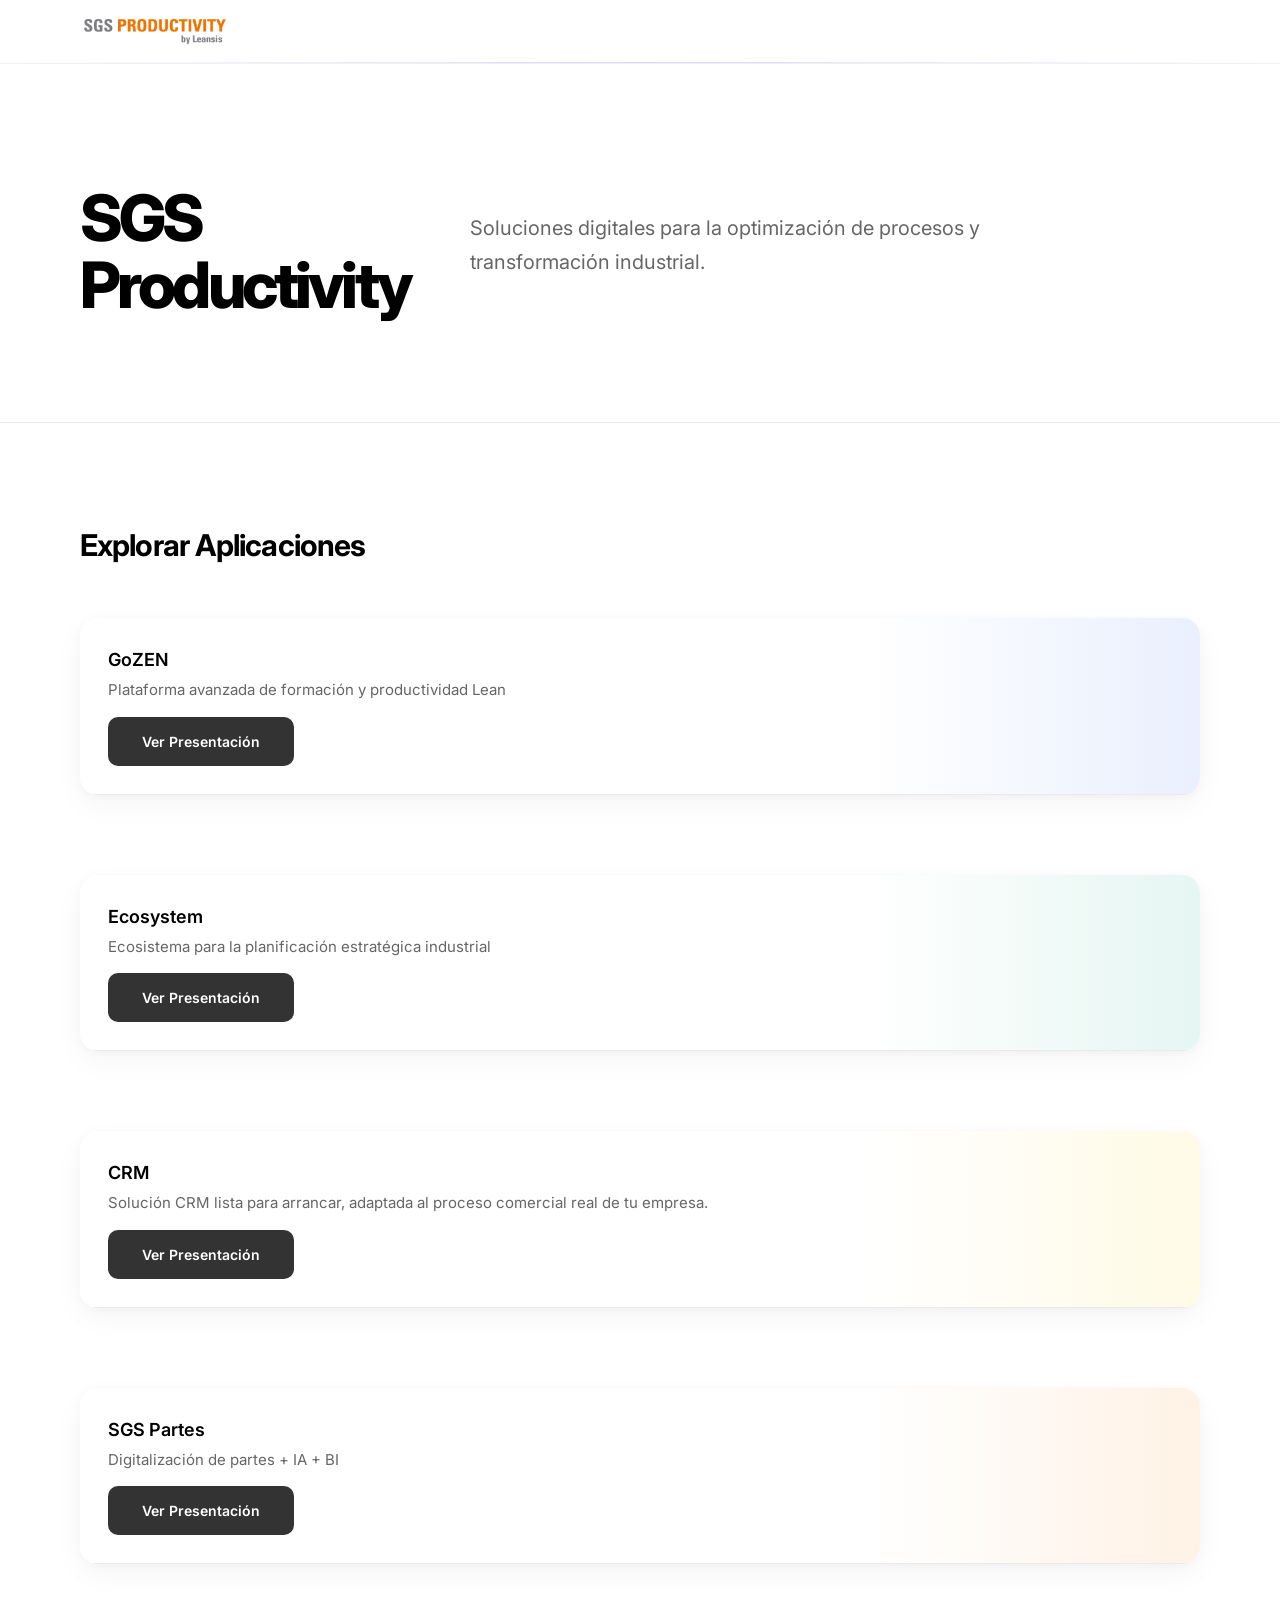
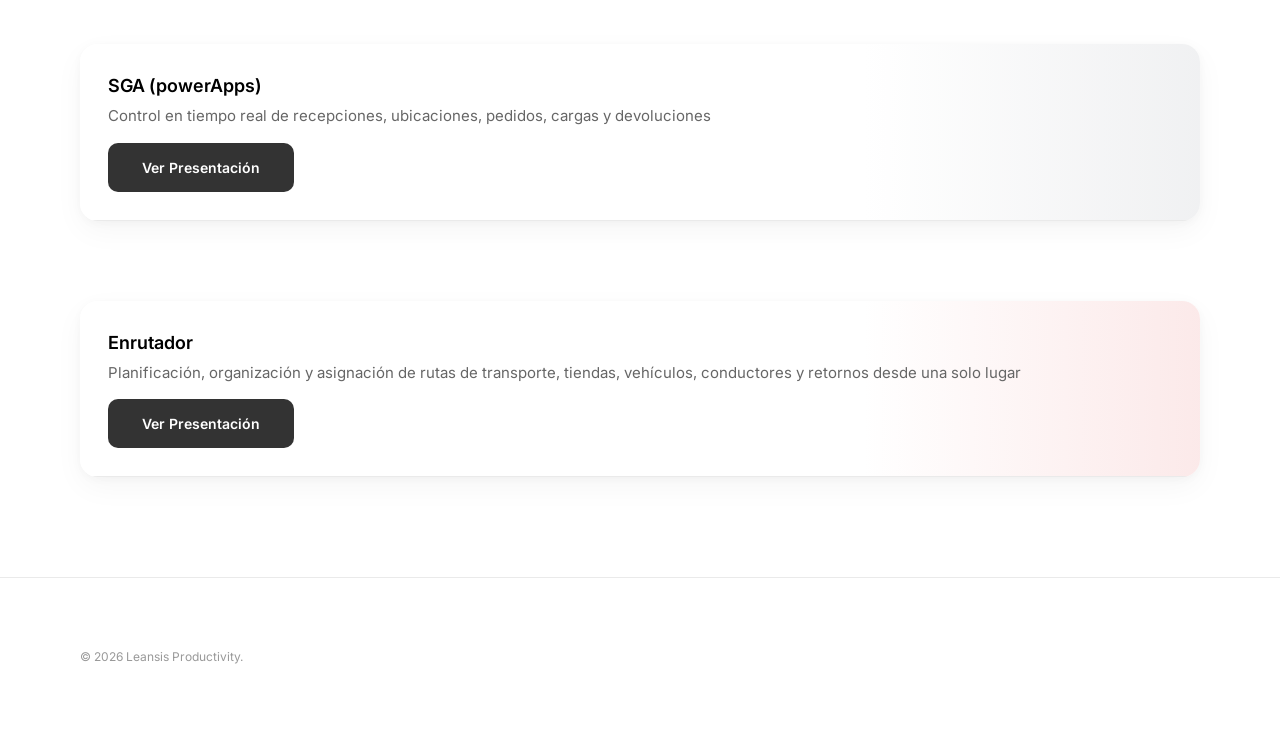
<file: index.html>
<!DOCTYPE html>
<html lang="es">
<head>
    <meta charset="UTF-8">
    <meta name="viewport" content="width=device-width, initial-scale=1.0">
    <title>Leansis Productivity | Clientes</title>
    <link rel="stylesheet" href="style.css">
    <link rel="preconnect" href="https://fonts.googleapis.com">
    <link rel="preconnect" href="https://fonts.gstatic.com" crossorigin>
    <link href="https://fonts.googleapis.com/css2?family=Inter:wght@400;500;600;700;800&family=JetBrains+Mono:wght@400;500&display=swap" rel="stylesheet">
</head>
<body>
    <!-- Navigation -->
    <nav class="nav">
        <div class="nav-container">
            <img src="imagenes/logo.png" alt="leansis" class="imagenlogo">
        </div>
    </nav>

    <main>
        <section class="hero">
            <div class="hero-container">
                <h1>SGS<br></b>Productivity</h1>
                <p>Soluciones digitales para la optimización de procesos y transformación industrial.</p>
            </div>
        </section>

        <section class="screenshots-section">
            <div class="section-title text-center">
                <h2>Explorar Aplicaciones</h2>
            </div>
            <div class="screenshots-grid">
                <!-- GoZEN Card -->
                <div class="screenshot-container reveal gozen-theme">
                    <div class="screenshot-info">
                        <h3>GoZEN</h3>
                        <p>Plataforma avanzada de formación y productividad Lean</p>
                        <a href="gozen.html" class="cta-button" style="margin-top: 15px; background: #333;">Ver Presentación</a>
                    </div>
                </div>

                <!-- Jumosol Card -->
                <div class="screenshot-container reveal jumosol-theme">
                    <div class="screenshot-info">
                        <h3>Ecosystem</h3>
                        <p>Ecosistema para la planificación estratégica industrial</p>
                        <a href="jumosol.html" class="cta-button" style="margin-top: 15px; background: #333;">Ver Presentación</a>
                    </div>
                </div>

                <!-- CRM Card -->
                <div class="screenshot-container reveal crm-theme">
                    <div class="screenshot-info">
                        <h3>CRM</h3>
                        <p>Solución CRM lista para arrancar, adaptada al proceso comercial real de tu empresa.</p>
                        <a href="crm.html" class="cta-button" style="margin-top: 15px; background: #333;">Ver Presentación</a>
                    </div>
                </div>
                
                <!-- SGSPartes Card -->
                <div class="screenshot-container reveal partes-theme">
                    <div class="screenshot-info">
                        <h3>SGS Partes</h3>
                        <p>Digitalización de partes + IA + BI</p>
                        <a href="partes.html" class="cta-button" style="margin-top: 15px; background: #333;">Ver Presentación</a>
                    </div>
                </div>

                <!-- SGA (powerApps) Card -->
                <div class="screenshot-container reveal sgaP-theme">
                    <div class="screenshot-info">
                        <h3>SGA (powerApps)</h3>
                        <p>Control en tiempo real de recepciones, ubicaciones, pedidos, cargas y devoluciones</p>
                        <a href="sgaPowerapps.html" class="cta-button" style="margin-top: 15px; background: #333;">Ver Presentación</a>
                    </div>
                </div>

                <!-- Enrutador Card -->
                <div class="screenshot-container reveal enrutador-theme">
                    <div class="screenshot-info">
                        <h3>Enrutador</h3>
                        <p>Planificación, organización y asignación de rutas de transporte, tiendas, vehículos, conductores y retornos desde una solo lugar</p>
                        <a href="enrutador.html" class="cta-button" style="margin-top: 15px; background: #333;">Ver Presentación</a>
                    </div>
                </div>                
            </div>
            
        </section>
    </main>

    <!-- Footer -->
    <footer class="footer">
        <div class="footer-container">
            <div class="copyright">© <span id="year"></span> Leansis Productivity.</div>
        </div>
    </footer>

    <script src="script.js"></script>
</body>
</html>
</file>
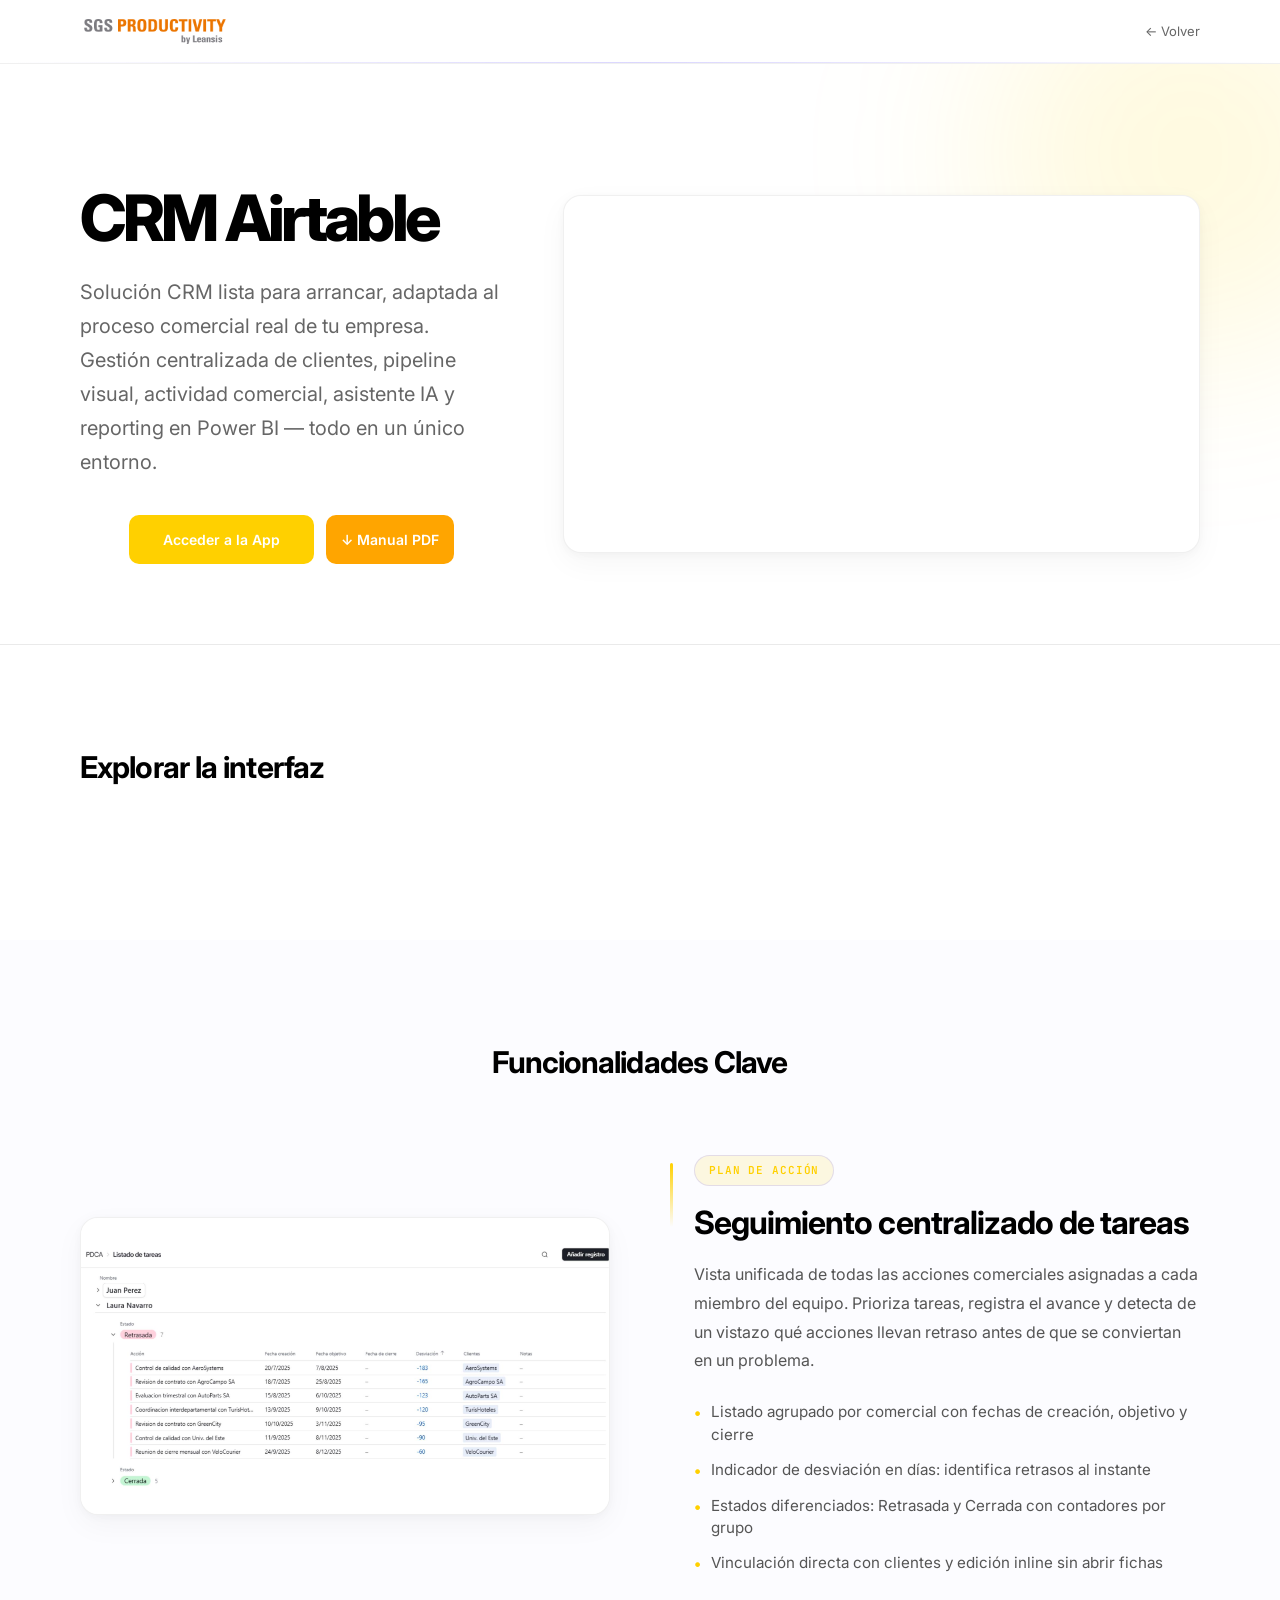
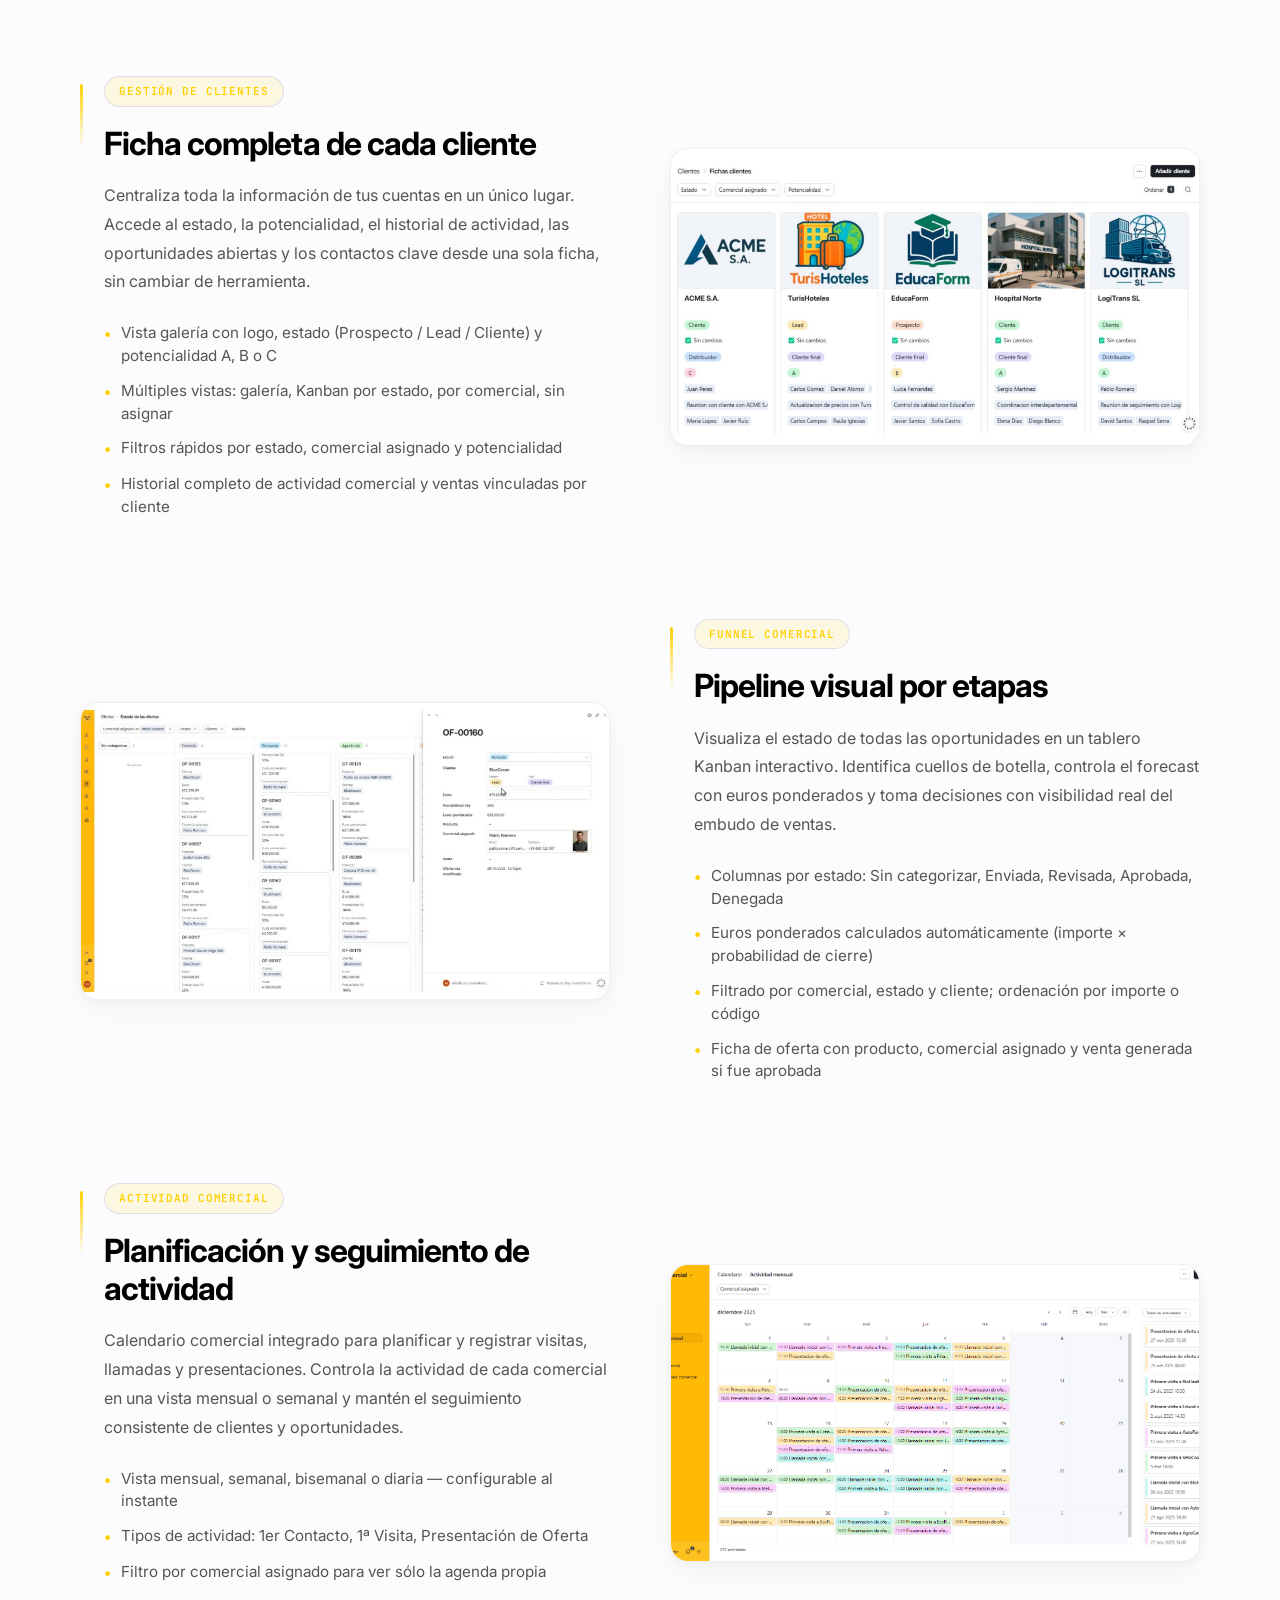
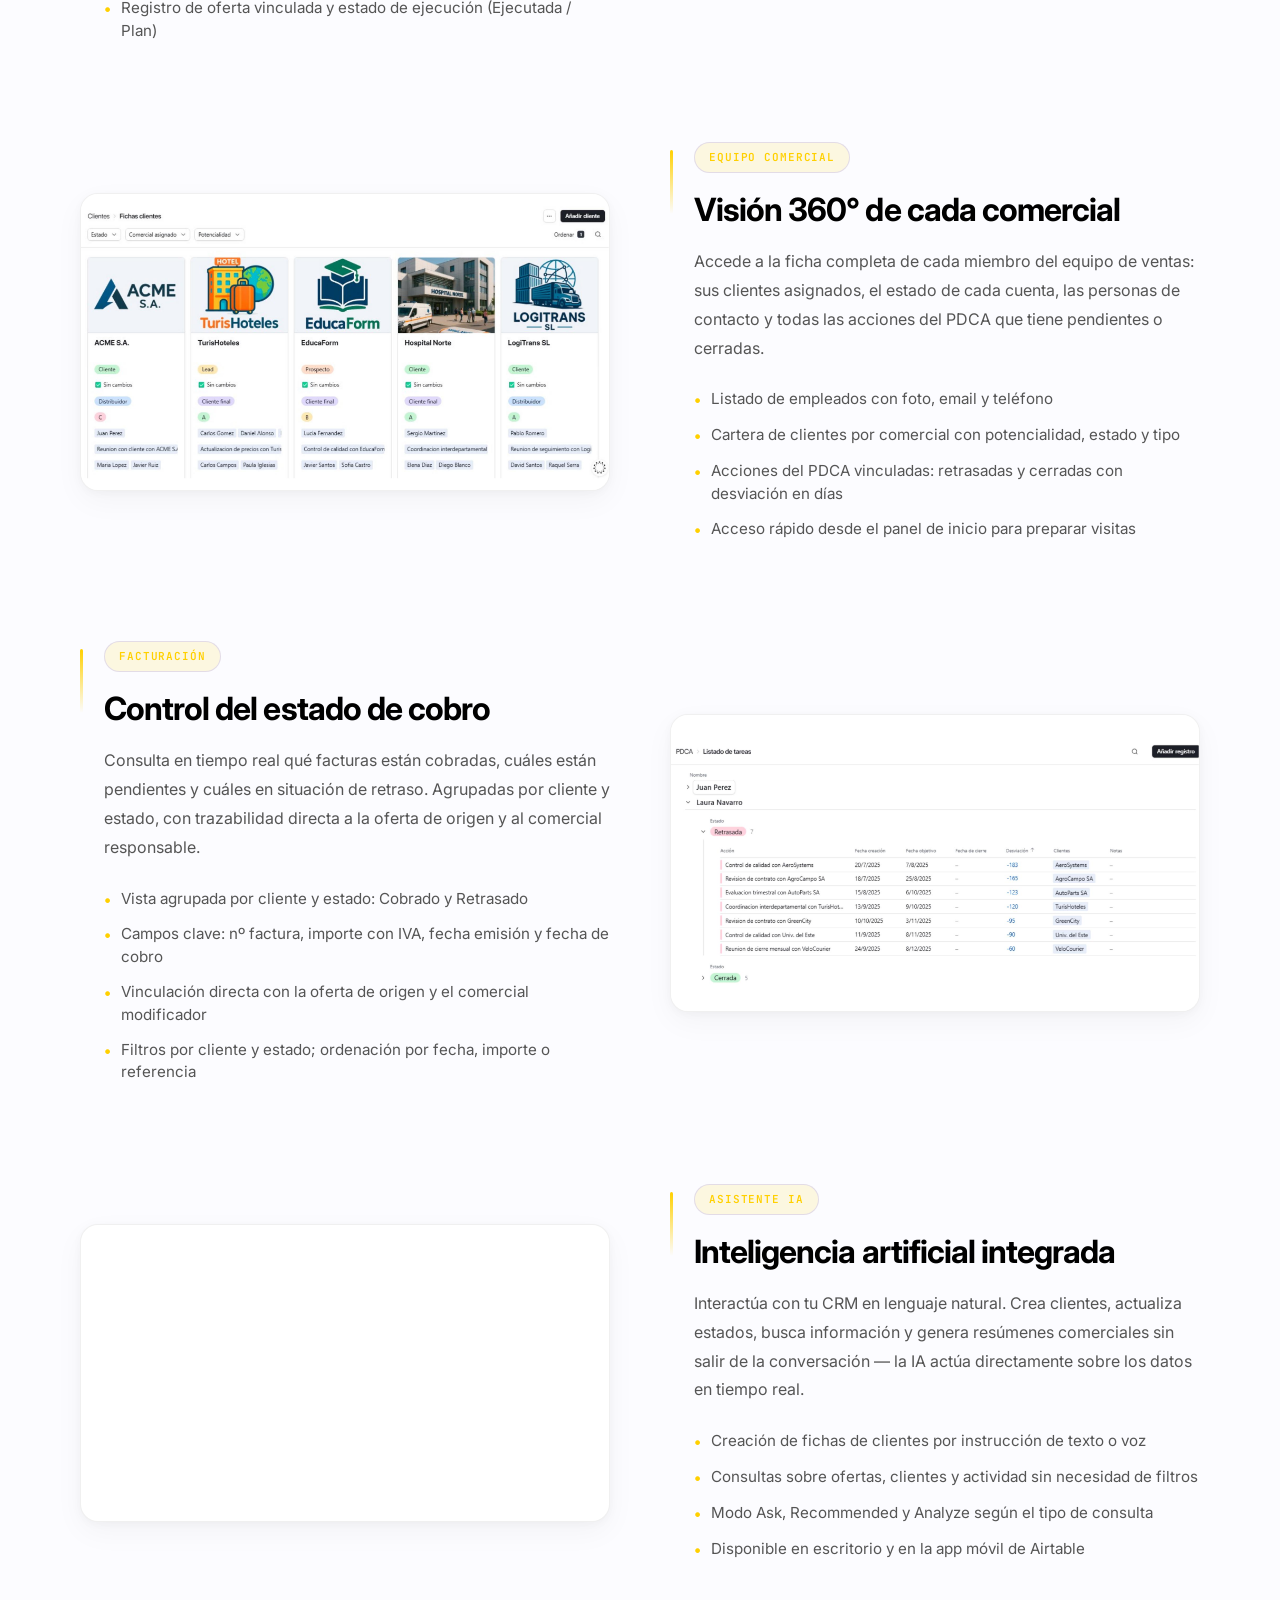
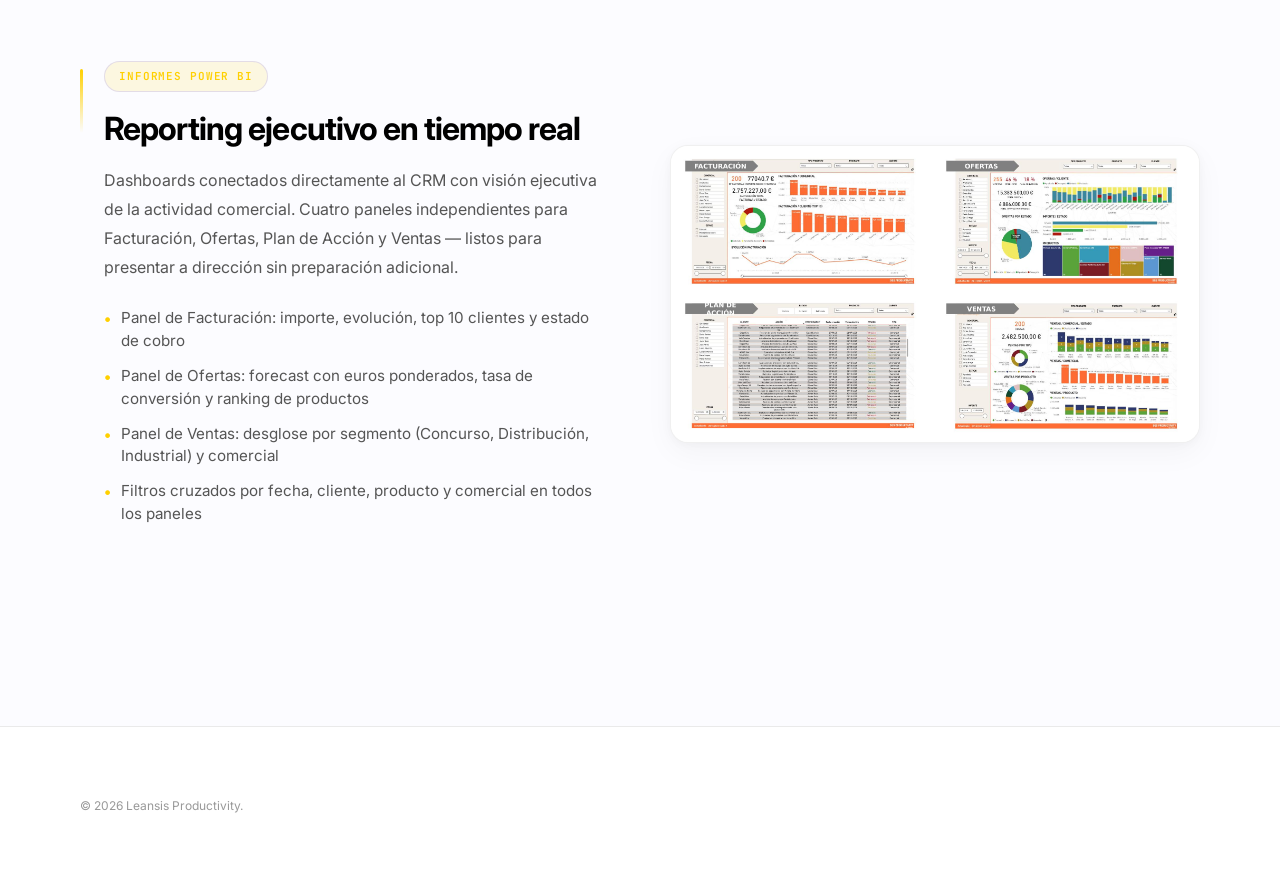
<file: crm.html>
<!DOCTYPE html>
<html lang="es">
<head>
    <meta charset="UTF-8">
    <meta name="viewport" content="width=device-width, initial-scale=1.0">
    <title>Leansis Productivity | CRM Airtable</title>
    <link rel="stylesheet" href="style.css">
    <link rel="preconnect" href="https://fonts.googleapis.com">
    <link rel="preconnect" href="https://fonts.gstatic.com" crossorigin>
    <link href="https://fonts.googleapis.com/css2?family=Inter:wght@400;500;600;700;800&family=JetBrains+Mono:wght@400;500&display=swap" rel="stylesheet">
    <style>
        img {
            width: 100%;
            height: 100%;
            object-fit: cover;
        }
    </style>
</head>
<body class="crm-theme">
    <nav class="nav">
        <div class="nav-container">
            <img src="imagenes/logo.png" alt="leansis" class="imagenlogo">
            <a href="index.html" style="font-size: 13px; color: #666;">← Volver</a>
        </div>
    </nav>

    <main>
        <!-- ── Hero ── -->
        <section class="hero">
            <div class="hero-container">
                <div class="hero-content">
                    <h1>CRM Airtable</h1>
                    <p>Solución CRM lista para arrancar, adaptada al proceso comercial real de tu empresa. Gestión centralizada de clientes, pipeline visual, actividad comercial, asistente IA y reporting en Power BI — todo en un único entorno.</p>
                    <div style="display: flex; flex-direction: row; gap: 12px; flex-wrap: wrap; align-items: center; justify-content:center;">
                        <a href="#" target="_blank" class="cta-button">
                            Acceder a la App
                        </a>
                        <a href="manuales/manual-crm.pdf" style="font-weight:600; font-size:14px; background-color: orange; color: white; border-radius: 10px; padding: 14px 15px; display:flex; flex-direction: column; justify-content: center; align-items: center;">
                            ↓ Manual PDF
                        </a>
                    </div>
                </div>
                <div class="video-container">
                    <video autoplay loop muted playsinline>
                      <source src="videos/crm-video.mp4" type="video/mp4">
                    </video>
                </div>
            </div>
        </section>

        <!-- ── Galería de capturas ── -->
        <section class="screenshots-section">
            <div class="section-title">
                <h2>Explorar la interfaz</h2>
            </div>
            <div class="screenshots-grid" id="grid-crm">
            </div>
        </section>

        <!-- ── Bloques de funcionalidades ── -->
        <section class="features-section">
            <div class="section-title">
                <h2>Funcionalidades Clave</h2>
            </div>

            <!-- Bloque 1 — PDCA -->
            <div class="feature-block">
                <div class="feature-video">
                    <img src="imagenes/crm-tabla.jpg" class="feature-image">
                </div>
                <div class="feature-text">
                    <span class="feature-tag">Plan de Acción</span>
                    <h3>Seguimiento centralizado de tareas</h3>
                    <p>Vista unificada de todas las acciones comerciales asignadas a cada miembro del equipo. Prioriza tareas, registra el avance y detecta de un vistazo qué acciones llevan retraso antes de que se conviertan en un problema.</p>
                    <ul class="feature-list">
                        <li>Listado agrupado por comercial con fechas de creación, objetivo y cierre</li>
                        <li>Indicador de desviación en días: identifica retrasos al instante</li>
                        <li>Estados diferenciados: Retrasada y Cerrada con contadores por grupo</li>
                        <li>Vinculación directa con clientes y edición inline sin abrir fichas</li>
                    </ul>
                </div>
            </div>

            <!-- Bloque 2 — Clientes -->
            <div class="feature-block reverse">
                <div class="feature-video">
                    <img src="imagenes/crm-fichas.jpg" class="feature-image">
                </div>
                <div class="feature-text">
                    <span class="feature-tag">Gestión de Clientes</span>
                    <h3>Ficha completa de cada cliente</h3>
                    <p>Centraliza toda la información de tus cuentas en un único lugar. Accede al estado, la potencialidad, el historial de actividad, las oportunidades abiertas y los contactos clave desde una sola ficha, sin cambiar de herramienta.</p>
                    <ul class="feature-list">
                        <li>Vista galería con logo, estado (Prospecto / Lead / Cliente) y potencialidad A, B o C</li>
                        <li>Múltiples vistas: galería, Kanban por estado, por comercial, sin asignar</li>
                        <li>Filtros rápidos por estado, comercial asignado y potencialidad</li>
                        <li>Historial completo de actividad comercial y ventas vinculadas por cliente</li>
                    </ul>
                </div>
            </div>

            <!-- Bloque 3 — Ofertas / Pipeline -->
            <div class="feature-block">
                <div class="feature-video">
                    <img src="imagenes/crm-kanban.jpg" class="feature-image">
                </div>
                <div class="feature-text">
                    <span class="feature-tag">Funnel Comercial</span>
                    <h3>Pipeline visual por etapas</h3>
                    <p>Visualiza el estado de todas las oportunidades en un tablero Kanban interactivo. Identifica cuellos de botella, controla el forecast con euros ponderados y toma decisiones con visibilidad real del embudo de ventas.</p>
                    <ul class="feature-list">
                        <li>Columnas por estado: Sin categorizar, Enviada, Revisada, Aprobada, Denegada</li>
                        <li>Euros ponderados calculados automáticamente (importe × probabilidad de cierre)</li>
                        <li>Filtrado por comercial, estado y cliente; ordenación por importe o código</li>
                        <li>Ficha de oferta con producto, comercial asignado y venta generada si fue aprobada</li>
                    </ul>
                </div>
            </div>

            <!-- Bloque 4 — Calendario -->
            <div class="feature-block reverse">
                <div class="feature-video">
                    <img src="imagenes/crm-calendario.png" class="feature-image">
                </div>
                <div class="feature-text">
                    <span class="feature-tag">Actividad Comercial</span>
                    <h3>Planificación y seguimiento de actividad</h3>
                    <p>Calendario comercial integrado para planificar y registrar visitas, llamadas y presentaciones. Controla la actividad de cada comercial en una vista mensual o semanal y mantén el seguimiento consistente de clientes y oportunidades.</p>
                    <ul class="feature-list">
                        <li>Vista mensual, semanal, bisemanal o diaria — configurable al instante</li>
                        <li>Tipos de actividad: 1er Contacto, 1ª Visita, Presentación de Oferta</li>
                        <li>Filtro por comercial asignado para ver sólo la agenda propia</li>
                        <li>Registro de oferta vinculada y estado de ejecución (Ejecutada / Plan)</li>
                    </ul>
                </div>
            </div>

            <!-- Bloque 5 — Equipo Comercial -->
            <div class="feature-block">
                <div class="feature-video">
                    <img src="imagenes/crm-fichas.jpg" class="feature-image">
                </div>
                <div class="feature-text">
                    <span class="feature-tag">Equipo Comercial</span>
                    <h3>Visión 360° de cada comercial</h3>
                    <p>Accede a la ficha completa de cada miembro del equipo de ventas: sus clientes asignados, el estado de cada cuenta, las personas de contacto y todas las acciones del PDCA que tiene pendientes o cerradas.</p>
                    <ul class="feature-list">
                        <li>Listado de empleados con foto, email y teléfono</li>
                        <li>Cartera de clientes por comercial con potencialidad, estado y tipo</li>
                        <li>Acciones del PDCA vinculadas: retrasadas y cerradas con desviación en días</li>
                        <li>Acceso rápido desde el panel de inicio para preparar visitas</li>
                    </ul>
                </div>
            </div>

            <!-- Bloque 6 — Facturación -->
            <div class="feature-block reverse">
                <div class="feature-video">
                    <img src="imagenes/crm-tabla.jpg" class="feature-image">
                </div>
                <div class="feature-text">
                    <span class="feature-tag">Facturación</span>
                    <h3>Control del estado de cobro</h3>
                    <p>Consulta en tiempo real qué facturas están cobradas, cuáles están pendientes y cuáles en situación de retraso. Agrupadas por cliente y estado, con trazabilidad directa a la oferta de origen y al comercial responsable.</p>
                    <ul class="feature-list">
                        <li>Vista agrupada por cliente y estado: Cobrado y Retrasado</li>
                        <li>Campos clave: nº factura, importe con IVA, fecha emisión y fecha de cobro</li>
                        <li>Vinculación directa con la oferta de origen y el comercial modificador</li>
                        <li>Filtros por cliente y estado; ordenación por fecha, importe o referencia</li>
                    </ul>
                </div>
            </div>

            <!-- Bloque 7 — IA -->
            <div class="feature-block">
                <div class="feature-video">
                    <video autoplay loop muted playsinline>
                        <source src="videos/crm-ia.mp4" type="video/mp4">
                    </video>
                </div>
                <div class="feature-text">
                    <span class="feature-tag">Asistente IA</span>
                    <h3>Inteligencia artificial integrada</h3>
                    <p>Interactúa con tu CRM en lenguaje natural. Crea clientes, actualiza estados, busca información y genera resúmenes comerciales sin salir de la conversación — la IA actúa directamente sobre los datos en tiempo real.</p>
                    <ul class="feature-list">
                        <li>Creación de fichas de clientes por instrucción de texto o voz</li>
                        <li>Consultas sobre ofertas, clientes y actividad sin necesidad de filtros</li>
                        <li>Modo Ask, Recommended y Analyze según el tipo de consulta</li>
                        <li>Disponible en escritorio y en la app móvil de Airtable</li>
                    </ul>
                </div>
            </div>

            <!-- Bloque 8 — Power BI -->
            <div class="feature-block reverse">
                <div class="feature-video">
                    <img src="imagenes/crm-graficas.jpg" class="feature-image">
                </div>
                <div class="feature-text">
                    <span class="feature-tag">Informes Power BI</span>
                    <h3>Reporting ejecutivo en tiempo real</h3>
                    <p>Dashboards conectados directamente al CRM con visión ejecutiva de la actividad comercial. Cuatro paneles independientes para Facturación, Ofertas, Plan de Acción y Ventas — listos para presentar a dirección sin preparación adicional.</p>
                    <ul class="feature-list">
                        <li>Panel de Facturación: importe, evolución, top 10 clientes y estado de cobro</li>
                        <li>Panel de Ofertas: forecast con euros ponderados, tasa de conversión y ranking de productos</li>
                        <li>Panel de Ventas: desglose por segmento (Concurso, Distribución, Industrial) y comercial</li>
                        <li>Filtros cruzados por fecha, cliente, producto y comercial en todos los paneles</li>
                    </ul>
                </div>
            </div>

        </section>
    </main>

    <footer class="footer">
        <div class="footer-container">
            <div class="copyright">© <span id="year"></span> Leansis Productivity.</div>
        </div>
    </footer>

    <script src="script.js"></script>
</body>
</html>
</file>
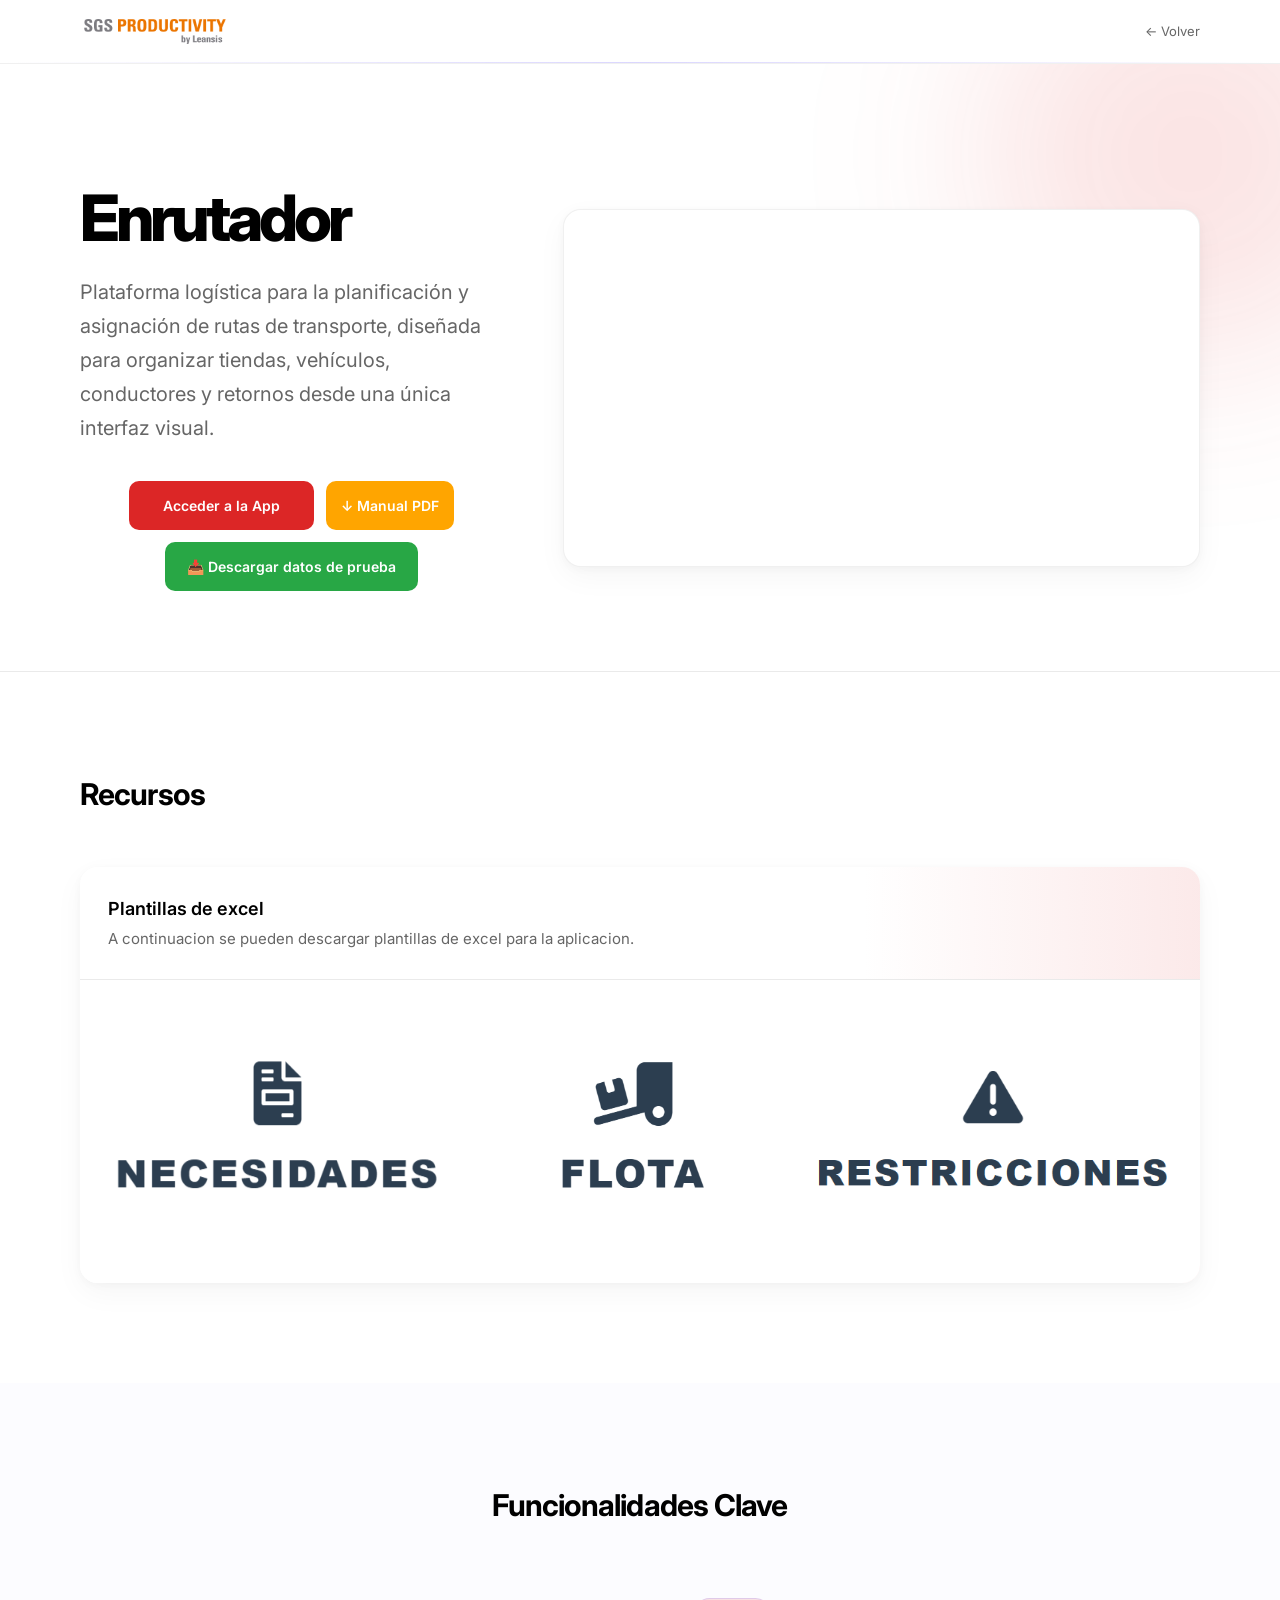
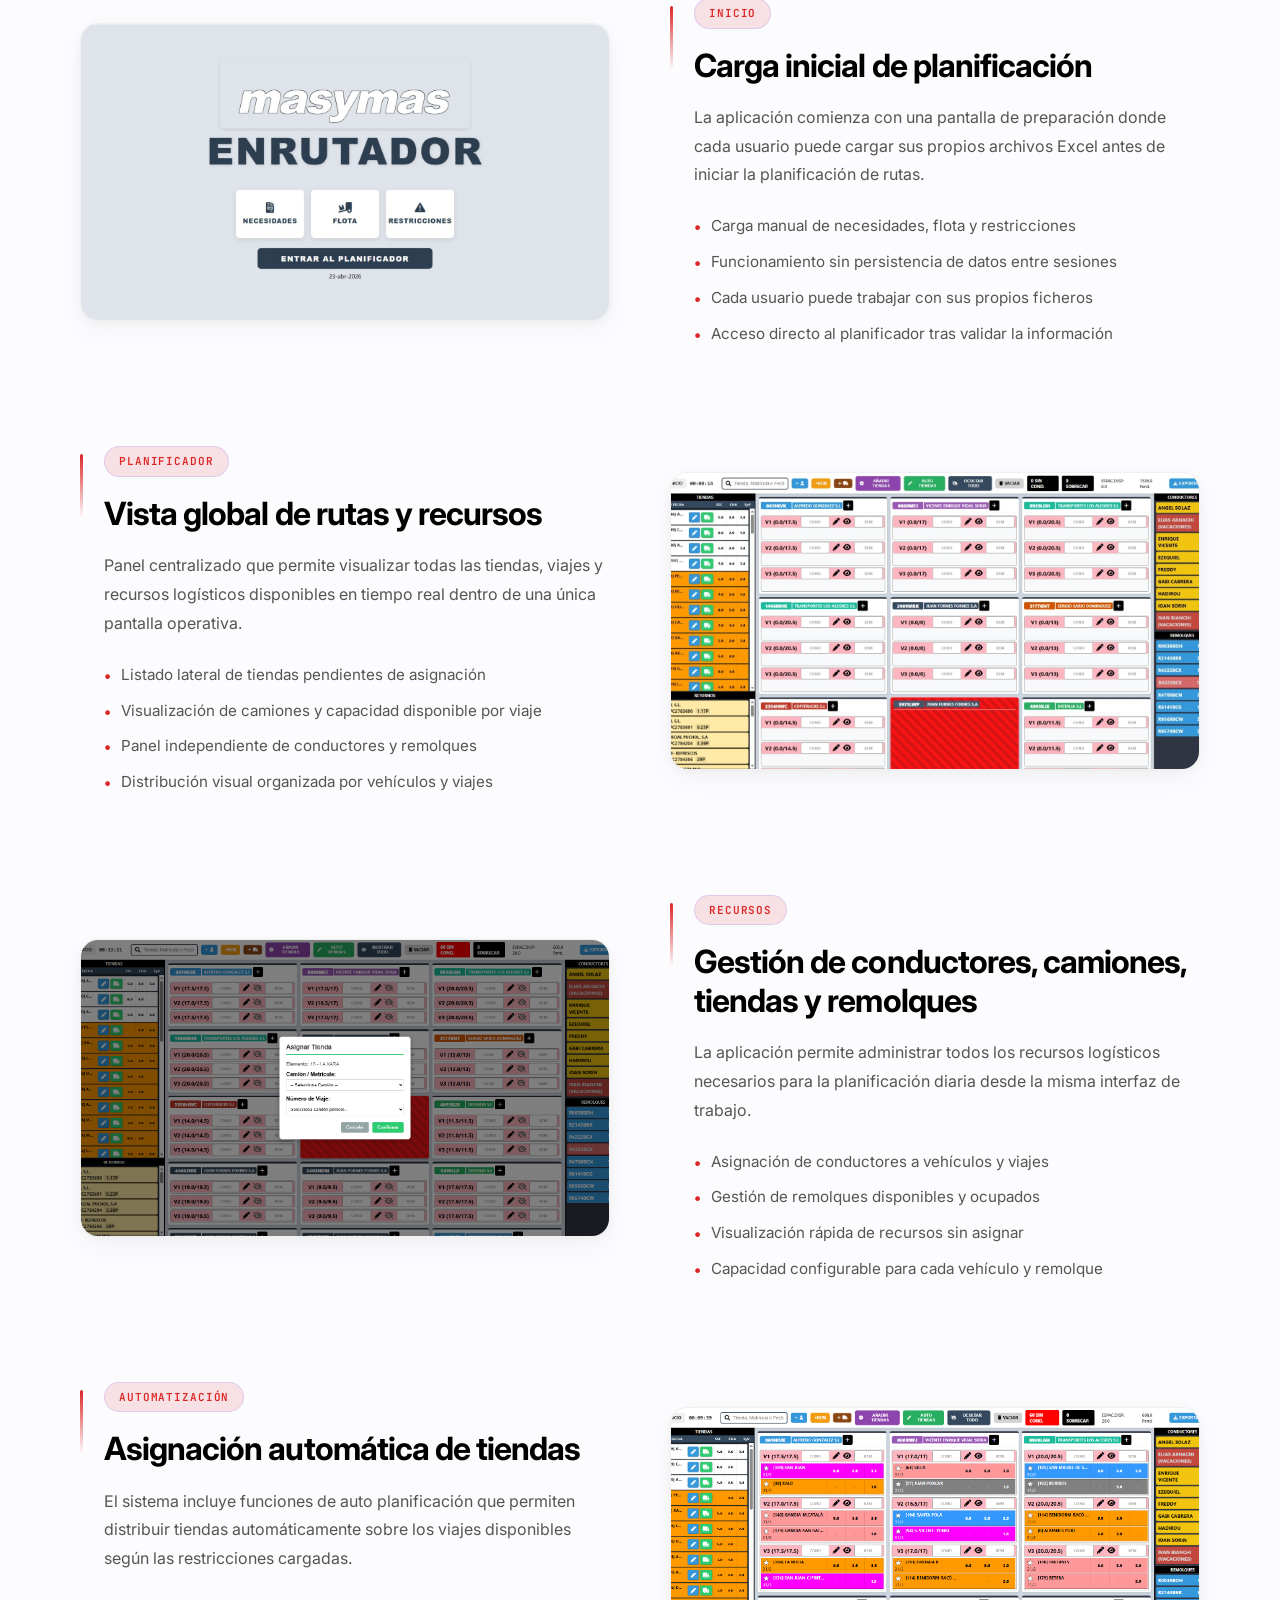
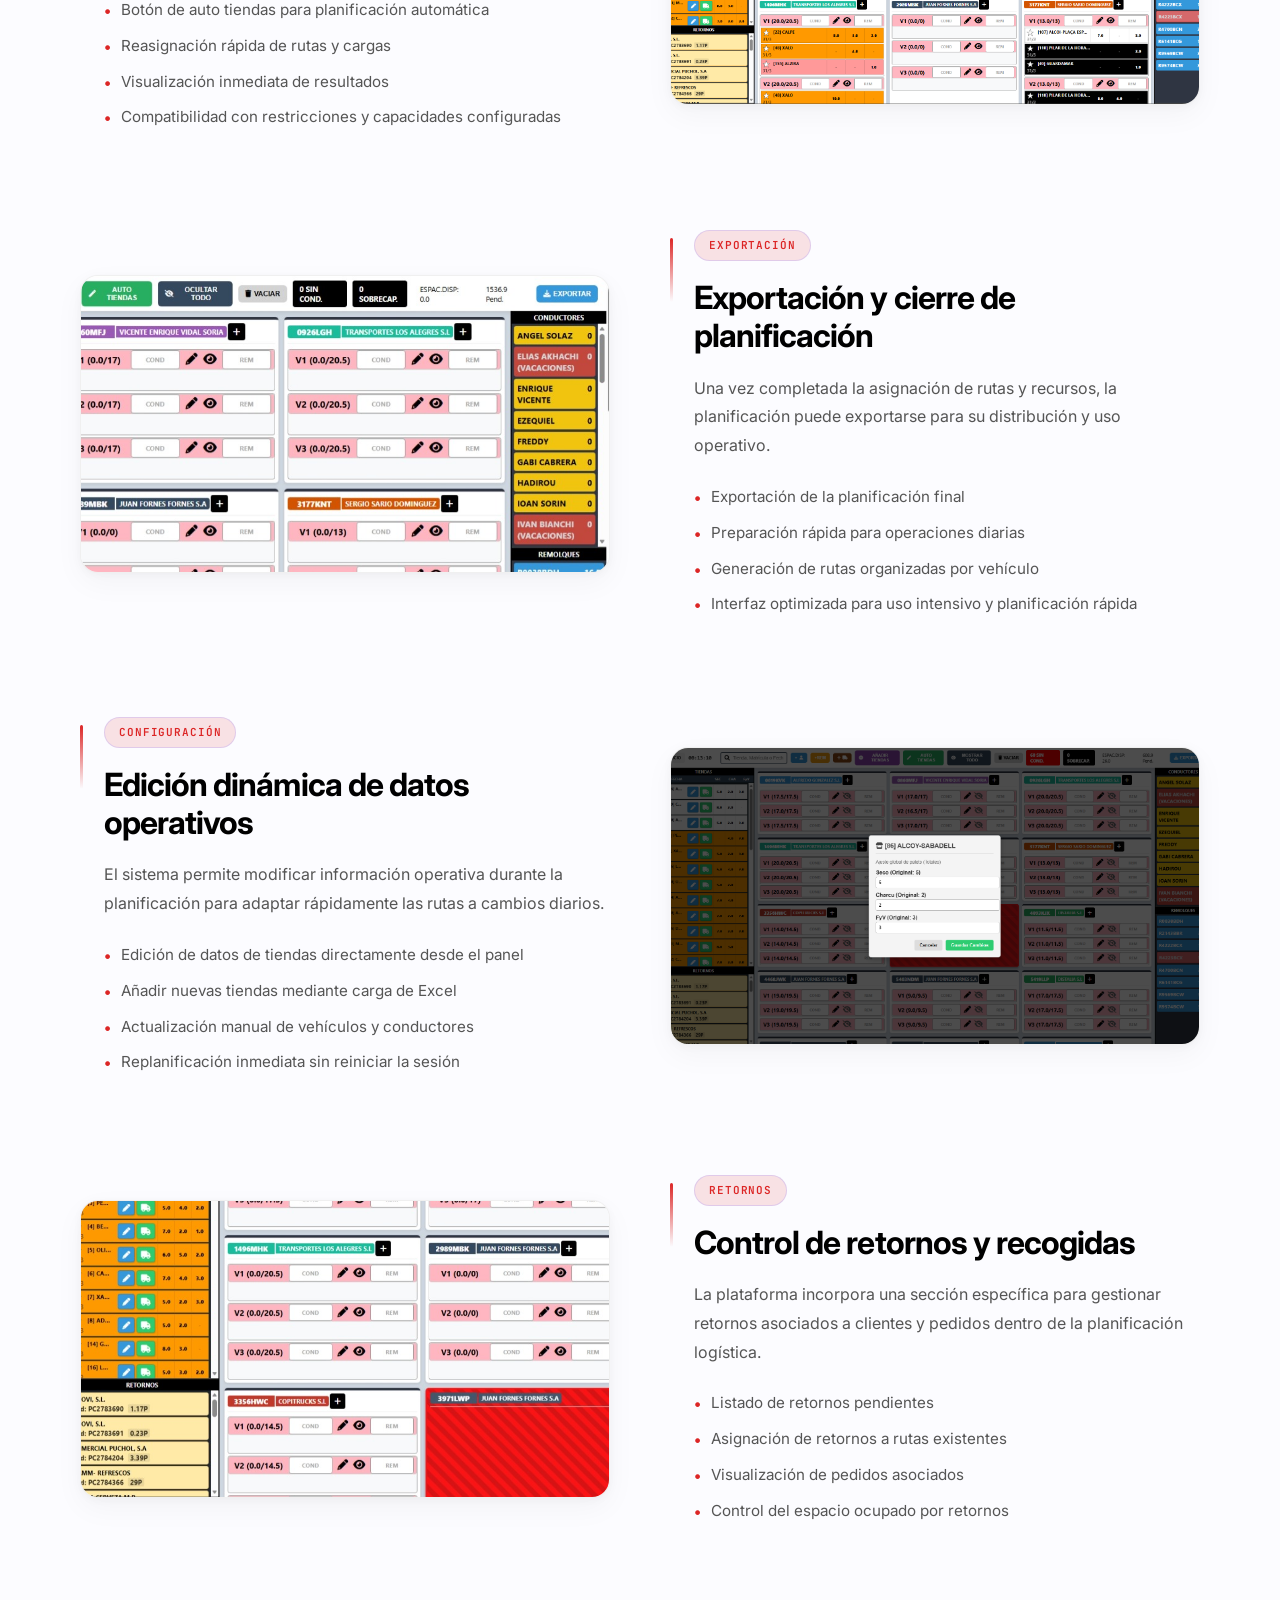
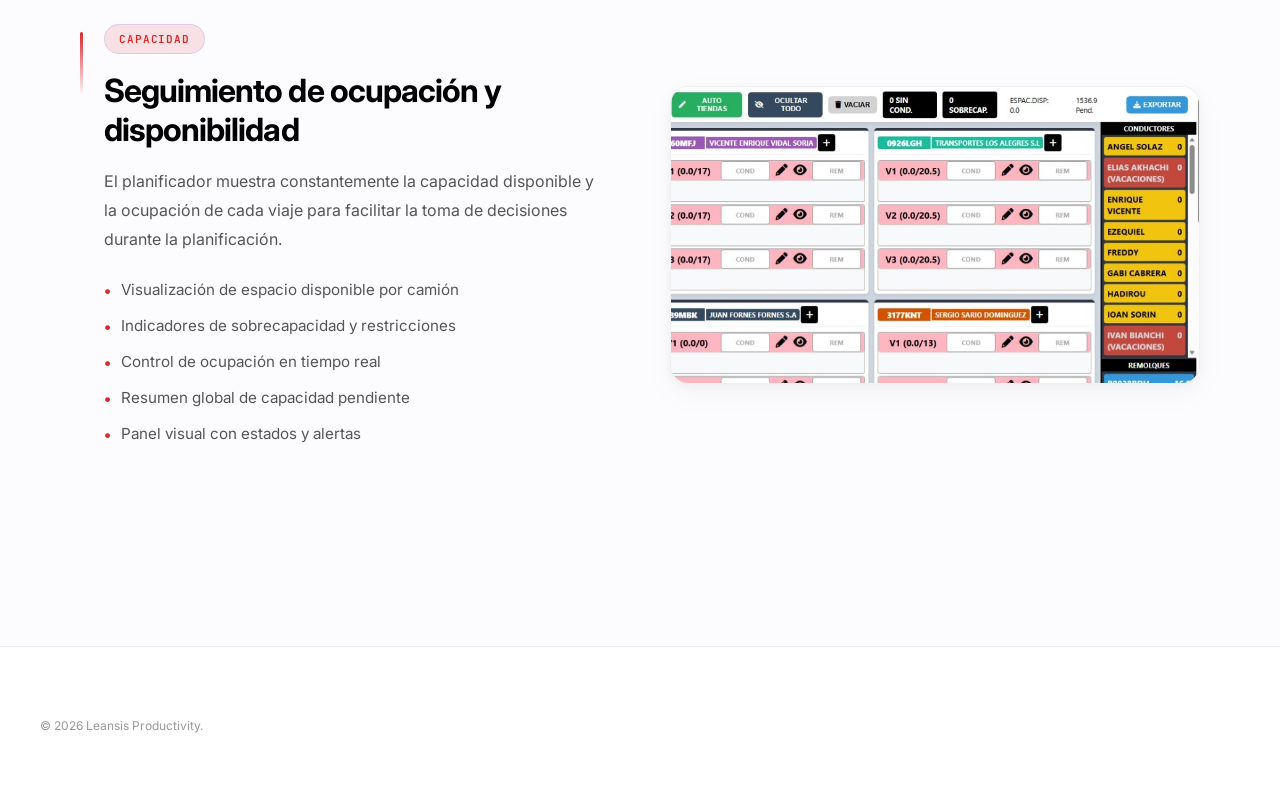
<file: enrutador.html>
<!DOCTYPE html>
<html lang="es">
<head>
<meta charset="UTF-8">
<meta name="viewport" content="width=device-width, initial-scale=1.0">
<title>Leansis Productivity | Enrutador</title>

<link rel="stylesheet" href="style.css">

<link rel="preconnect" href="https://fonts.googleapis.com">
<link rel="preconnect" href="https://fonts.gstatic.com" crossorigin>

<link href="https://fonts.googleapis.com/css2?family=Inter:wght@400;500;600;700;800&family=JetBrains+Mono:wght@400;500&display=swap" rel="stylesheet">
</head>
<body class="enrutador-theme">

    <!-- NAV -->
    <nav class="nav">
      <div class="nav-container">
        <img src="imagenes/logo.png" alt="leansis" class="imagenlogo">
        <a href="index.html" style="font-size: 13px; color: #666;">← Volver</a>
      </div>
    </nav>

    <main>
        <!-- ── Hero ── -->
        <section class="hero">
            <div class="hero-container">
                <div class="hero-content">
                    <h1>Enrutador</h1>
                    <p>Plataforma logística para la planificación y asignación de rutas de transporte, diseñada para organizar tiendas, vehículos, conductores y retornos desde una única interfaz visual.</p>
                       <div style="display: flex; flex-direction: row; gap: 12px; flex-wrap: wrap; align-items: center; justify-content:center;">
    
    <a href="https://leansis.github.io/enrutador/" target="_blank" class="cta-button">
        Acceder a la App
    </a>

    <a href="manuales/manual-enrutador.pdf"
       style="font-weight:600; font-size:14px; background-color: orange; color: white; border-radius: 10px; padding: 14px 15px; text-decoration:none;">
        ↓ Manual PDF
    </a>

</div>

<div style="display:flex; justify-content:center; margin-top:12px;">
    <a href="https://drive.google.com/file/d/1GUFWgrL842CHzLY6HUtO0E6qW1HS-GHB/view?usp=sharing"
       target="_blank"
       style="
            background-color:#28a745;
            color:white;
            font-weight:600;
            font-size:14px;
            padding:14px 22px;
            border-radius:10px;
            text-decoration:none;
            display:inline-block;
       ">
       📥 Descargar datos de prueba
    </a>
</div>
                </div>
                    <div class="video-container">
                        <video autoplay="" loop="" muted="" playsinline="">
                              <source src="videos/enrutador-vid.mp4" type="video/mp4">
                        </video>
                    </div>
            </div>
        </section>

      <!-- ── Galería de capturas ── -->
      <section class="screenshots-section">
    
        <div class="section-title">
          <h2>Recursos</h2>
        </div>
    
        <div class="screenshots-grid" id="grid-enrutador">
          <!-- Populated by script.js -->
        </div>
    
      </section>
        
        <!-- ── Funcionalidades ── -->
        <section class="features-section">
            <div class="section-title">
                <h2>Funcionalidades Clave</h2>
            </div>
        
            <!-- BLOQUE 1 -->
            <div class="feature-block">
                <div class="feature-video">
                    <img src="imagenes/enrutador-inicio.png" alt="Pantalla de inicio del enrutador">
                </div>
                <div class="feature-text">
                    <span class="feature-tag">Inicio</span>
                    <h3>Carga inicial de planificación</h3>
                    <p>La aplicación comienza con una pantalla de preparación donde cada usuario puede cargar sus propios archivos Excel antes de iniciar la planificación de rutas.</p>
                    <ul class="feature-list">
                        <li>Carga manual de necesidades, flota y restricciones</li>
                        <li>Funcionamiento sin persistencia de datos entre sesiones</li>
                        <li>Cada usuario puede trabajar con sus propios ficheros</li>
                        <li>Acceso directo al planificador tras validar la información</li>
                    </ul>
                </div>
            </div>
        
            <!-- BLOQUE 2 -->
            <div class="feature-block reverse">
                <div class="feature-video">
                    <img src="imagenes/enrutador-menu.png" alt="Panel principal del planificador">
                </div>
                <div class="feature-text">
                    <span class="feature-tag">Planificador</span>
                    <h3>Vista global de rutas y recursos</h3>
                    <p>Panel centralizado que permite visualizar todas las tiendas, viajes y recursos logísticos disponibles en tiempo real dentro de una única pantalla operativa.</p>
                    <ul class="feature-list">
                        <li>Listado lateral de tiendas pendientes de asignación</li>
                        <li>Visualización de camiones y capacidad disponible por viaje</li>
                        <li>Panel independiente de conductores y remolques</li>
                        <li>Distribución visual organizada por vehículos y viajes</li>
                    </ul>
                </div>
            </div>

            <!-- BLOQUE 5 -->
            <div class="feature-block">
                <div class="feature-video">
                    <img src="imagenes/enrutador-form.png" alt="Gestión de recursos">
                </div>
                <div class="feature-text">
                    <span class="feature-tag">Recursos</span>
                    <h3>Gestión de conductores, camiones, tiendas y remolques</h3>
                    <p>La aplicación permite administrar todos los recursos logísticos necesarios para la planificación diaria desde la misma interfaz de trabajo.</p>
                    <ul class="feature-list">
                        <li>Asignación de conductores a vehículos y viajes</li>
                        <li>Gestión de remolques disponibles y ocupados</li>
                        <li>Visualización rápida de recursos sin asignar</li>
                        <li>Capacidad configurable para cada vehículo y remolque</li>
                    </ul>
                </div>
            </div>
        
            <!-- BLOQUE 4 -->
            <div class="feature-block reverse">
                <div class="feature-video">
                    <img src="imagenes/enrutador-autotiendas.png" alt="Auto asignación de tiendas">
                </div>
                <div class="feature-text">
                    <span class="feature-tag">Automatización</span>
                    <h3>Asignación automática de tiendas</h3>
                    <p>El sistema incluye funciones de auto planificación que permiten distribuir tiendas automáticamente sobre los viajes disponibles según las restricciones cargadas.</p>
                    <ul class="feature-list">
                        <li>Botón de auto tiendas para planificación automática</li>
                        <li>Reasignación rápida de rutas y cargas</li>
                        <li>Visualización inmediata de resultados</li>
                        <li>Compatibilidad con restricciones y capacidades configuradas</li>
                    </ul>
                </div>
            </div>

            <!-- BLOQUE 9 -->
            <div class="feature-block">
                <div class="feature-video">
                    <img src="imagenes/enrutador-exportar.png" alt="Exportación de planificación">
                </div>
                <div class="feature-text">
                    <span class="feature-tag">Exportación</span>
                    <h3>Exportación y cierre de planificación</h3>
                    <p>Una vez completada la asignación de rutas y recursos, la planificación puede exportarse para su distribución y uso operativo.</p>
                    <ul class="feature-list">
                        <li>Exportación de la planificación final</li>
                        <li>Preparación rápida para operaciones diarias</li>
                        <li>Generación de rutas organizadas por vehículo</li>
                        <li>Interfaz optimizada para uso intensivo y planificación rápida</li>
                    </ul>
                </div>
            </div>
        
            <!-- BLOQUE 6 -->
            <div class="feature-block reverse">
                <div class="feature-video">
                    <img src="imagenes/enrutador-tienda.png" alt="Edición de datos">
                </div>
                <div class="feature-text">
                    <span class="feature-tag">Configuración</span>
                    <h3>Edición dinámica de datos operativos</h3>
                    <p>El sistema permite modificar información operativa durante la planificación para adaptar rápidamente las rutas a cambios diarios.</p>
                    <ul class="feature-list">
                        <li>Edición de datos de tiendas directamente desde el panel</li>
                        <li>Añadir nuevas tiendas mediante carga de Excel</li>
                        <li>Actualización manual de vehículos y conductores</li>
                        <li>Replanificación inmediata sin reiniciar la sesión</li>
                    </ul>
                </div>
            </div>
        
            <!-- BLOQUE 7 -->
            <div class="feature-block">
                <div class="feature-video">
                    <img src="imagenes/enrutador-retornos.png" alt="Gestión de retornos">
                </div>
                <div class="feature-text">
                    <span class="feature-tag">Retornos</span>
                    <h3>Control de retornos y recogidas</h3>
                    <p>La plataforma incorpora una sección específica para gestionar retornos asociados a clientes y pedidos dentro de la planificación logística.</p>
                    <ul class="feature-list">
                        <li>Listado de retornos pendientes</li>
                        <li>Asignación de retornos a rutas existentes</li>
                        <li>Visualización de pedidos asociados</li>
                        <li>Control del espacio ocupado por retornos</li>
                    </ul>
                </div>
            </div>
        
            <!-- BLOQUE 8 -->
            <div class="feature-block reverse">
                <div class="feature-video">
                    <img src="imagenes/enrutador-exportar.png" alt="Control de ocupación">
                </div>
                <div class="feature-text">
                    <span class="feature-tag">Capacidad</span>
                    <h3>Seguimiento de ocupación y disponibilidad</h3>
                    <p>El planificador muestra constantemente la capacidad disponible y la ocupación de cada viaje para facilitar la toma de decisiones durante la planificación.</p>
                    <ul class="feature-list">
                        <li>Visualización de espacio disponible por camión</li>
                        <li>Indicadores de sobrecapacidad y restricciones</li>
                        <li>Control de ocupación en tiempo real</li>
                        <li>Resumen global de capacidad pendiente</li>
                        <li>Panel visual con estados y alertas</li>
                    </ul>
                </div>
            </div>
        
        </section>

    </main>

    <footer class="footer">
        <div style="max-width:1200px; margin:0 auto;">
            <div class="copyright">© <span id="year"></span> Leansis Productivity.</div>
        </div>
    </footer>

<script src="script.js"></script>
    
</body>
</html>
</file>
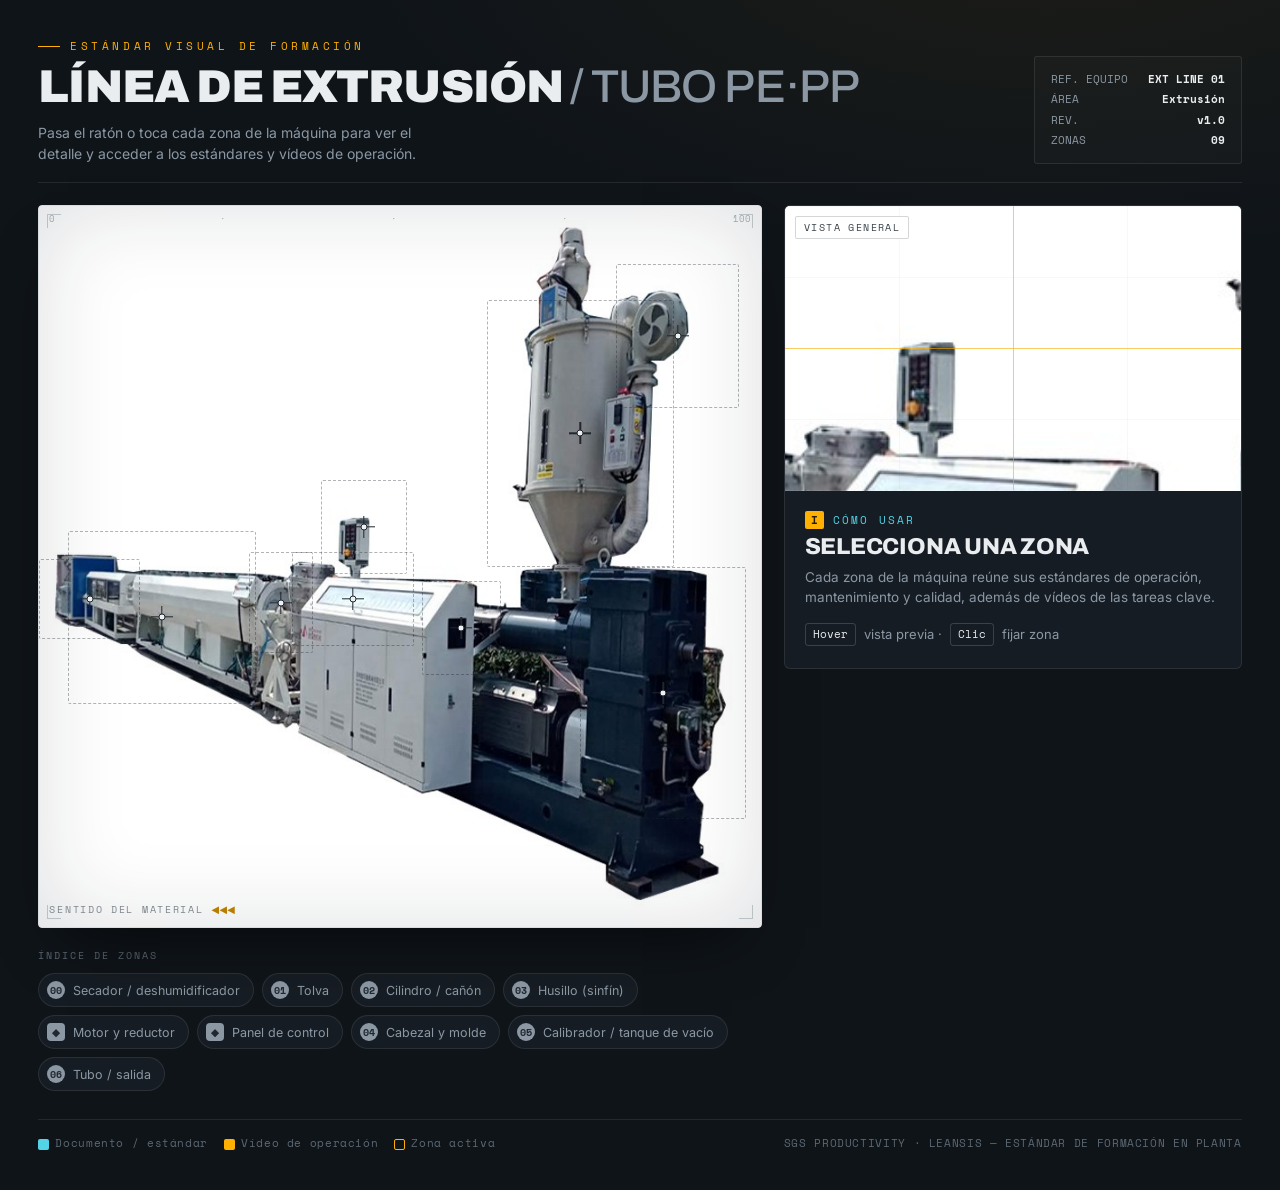
<file: estandar-extrusora.html>
<!DOCTYPE html>
<html lang="es">
<head>
<meta charset="UTF-8">
<meta name="viewport" content="width=device-width, initial-scale=1.0">
<title>Estándar visual · Línea de extrusión</title>
<link rel="preconnect" href="https://fonts.googleapis.com">
<link rel="preconnect" href="https://fonts.gstatic.com" crossorigin>
<link href="https://fonts.googleapis.com/css2?family=Archivo:wght@500;700;800;900&family=Inter:wght@400;500;600&family=Space+Mono:wght@400;700&display=swap" rel="stylesheet">
<style>
  :root{
    --bg:#0F1419;
    --panel:#161C23;
    --panel-2:#1D2530;
    --plate:#EEF1F2;
    --plate-edge:#D7DCDE;
    --line:rgba(255,255,255,.09);
    --line-strong:rgba(255,255,255,.16);
    --ink:#E9EDEF;
    --muted:#8B98A4;
    --muted-2:#5C6873;
    --signal:#FFB000;      /* ámbar de seguridad — acción / vídeo / flujo */
    --signal-deep:#B87c00;
    --active:#54D2E6;      /* cian técnico — selección / documento */
    --active-ink:#0C2A30;
    --dark-ink:#20272E;
    --radius:3px;
  }
  *{box-sizing:border-box}
  html,body{margin:0}
  body{
    background:
      radial-gradient(1200px 600px at 82% -8%, rgba(255,176,0,.06), transparent 60%),
      var(--bg);
    color:var(--ink);
    font-family:"Inter",system-ui,sans-serif;
    line-height:1.5;
    -webkit-font-smoothing:antialiased;
    padding:clamp(16px,3vw,40px);
  }
  .wrap{max-width:1280px;margin:0 auto}

  /* ---------- header ---------- */
  header{
    border-bottom:1px solid var(--line);
    padding-bottom:18px;margin-bottom:22px;
    display:flex;flex-wrap:wrap;align-items:flex-end;gap:18px 32px;justify-content:space-between;
  }
  .eyebrow{
    font-family:"Space Mono",monospace;font-size:11px;letter-spacing:.32em;text-transform:uppercase;
    color:var(--signal);margin:0 0 10px;display:flex;align-items:center;gap:10px;
  }
  .eyebrow::before{content:"";width:22px;height:1px;background:var(--signal)}
  h1{
    font-family:"Archivo",sans-serif;font-weight:900;
    font-size:clamp(26px,4.4vw,46px);line-height:.98;letter-spacing:-.02em;
    text-transform:uppercase;margin:0;
  }
  h1 .thin{color:var(--muted);font-weight:500}
  .sub{color:var(--muted);max-width:46ch;margin:12px 0 0;font-size:14px}
  .idplate{
    font-family:"Space Mono",monospace;font-size:11px;color:var(--muted);
    border:1px solid var(--line);border-radius:var(--radius);
    padding:12px 16px;min-width:200px;background:rgba(255,255,255,.02);
  }
  .idplate b{color:var(--ink);font-weight:700}
  .idplate .row{display:flex;justify-content:space-between;gap:20px;padding:2px 0}

  /* ---------- layout ---------- */
  .stagegrid{
    display:grid;grid-template-columns:1.5fr .95fr;gap:22px;align-items:start;
  }
  @media(max-width:920px){ .stagegrid{grid-template-columns:1fr} }

  /* ---------- stage (machine plate) ---------- */
  .stage-outer{position:relative}
  .stage{
    position:relative;background:var(--plate);
    border:1px solid var(--plate-edge);border-radius:4px;overflow:hidden;
    box-shadow:0 30px 60px -30px rgba(0,0,0,.7), inset 0 0 0 6px var(--plate);
  }
  .stage::after{ /* viñeta técnica en bordes */
    content:"";position:absolute;inset:0;pointer-events:none;
    box-shadow:inset 0 0 90px rgba(20,30,40,.14);
  }
  .stage img{display:block;width:100%;height:auto;user-select:none;-webkit-user-drag:none}

  /* reglas / coordenadas del plano */
  .ruler{position:absolute;font-family:"Space Mono",monospace;font-size:9px;color:#9aa4a9;pointer-events:none;z-index:5}
  .ruler.top{top:6px;left:0;right:0;display:flex;justify-content:space-between;padding:0 10px}
  .corner{position:absolute;width:14px;height:14px;border:1px solid #b9c1c4;z-index:5;pointer-events:none}
  .corner.tl{top:8px;left:8px;border-right:0;border-bottom:0}
  .corner.tr{top:8px;right:8px;border-left:0;border-bottom:0}
  .corner.bl{bottom:8px;left:8px;border-right:0;border-top:0}
  .corner.br{bottom:8px;right:8px;border-left:0;border-top:0}

  /* flujo de material */
  .flow{
    position:absolute;left:10px;bottom:8px;z-index:5;pointer-events:none;
    font-family:"Space Mono",monospace;font-size:9.5px;letter-spacing:.18em;color:#7d878c;
    display:flex;align-items:center;gap:8px;text-transform:uppercase;
  }
  .flow .arrow{color:var(--signal-deep);font-size:13px;letter-spacing:0}

  /* hotspots */
  .hotspot{
    position:absolute;border:0;background:transparent;padding:0;margin:0;cursor:pointer;
    outline-offset:3px;
  }
  .hotspot .box{
    position:absolute;inset:0;border:1.4px dashed rgba(32,39,46,.35);border-radius:2px;
    transition:border-color .18s, background-color .18s, box-shadow .18s;
  }
  .hotspot .pin{
    position:absolute;left:50%;top:50%;transform:translate(-50%,-50%);
    width:22px;height:22px;transition:transform .2s;
  }
  .hotspot .pin::before,.hotspot .pin::after{
    content:"";position:absolute;background:var(--dark-ink);
  }
  .hotspot .pin::before{left:50%;top:0;width:1.4px;height:100%;transform:translateX(-50%)}
  .hotspot .pin::after{top:50%;left:0;height:1.4px;width:100%;transform:translateY(-50%)}
  .hotspot .dot{
    position:absolute;left:50%;top:50%;transform:translate(-50%,-50%);
    width:7px;height:7px;border-radius:50%;background:var(--plate);
    border:1.6px solid var(--dark-ink);transition:.2s;
  }
  .hotspot .tag{
    position:absolute;left:50%;top:50%;transform:translate(-50%,-50%) translateY(-20px);
    font-family:"Space Mono",monospace;font-size:9px;font-weight:700;
    background:var(--dark-ink);color:#fff;padding:2px 6px;border-radius:2px;
    white-space:nowrap;opacity:0;transition:.2s;letter-spacing:.04em;pointer-events:none;
  }
  .hotspot .num{
    position:absolute;left:50%;top:50%;transform:translate(-50%,-50%);
    font-family:"Space Mono",monospace;font-size:9px;font-weight:700;color:#fff;
    background:var(--dark-ink);width:16px;height:16px;border-radius:50%;
    display:none;align-items:center;justify-content:center;
  }
  /* estados hover / activo */
  .hotspot:hover .box,.hotspot:focus-visible .box,.hotspot.is-active .box{
    border-color:var(--signal);border-style:solid;
    background:rgba(255,176,0,.10);box-shadow:0 0 0 1px rgba(255,176,0,.35), 0 8px 22px -10px rgba(255,176,0,.4);
  }
  .hotspot:hover .pin,.hotspot:focus-visible .pin,.hotspot.is-active .pin{transform:translate(-50%,-50%) scale(1.35)}
  .hotspot:hover .pin::before,.hotspot:hover .pin::after,
  .hotspot.is-active .pin::before,.hotspot.is-active .pin::after,
  .hotspot:focus-visible .pin::before,.hotspot:focus-visible .pin::after{background:var(--signal-deep)}
  .hotspot:hover .dot,.hotspot:focus-visible .dot,.hotspot.is-active .dot{
    background:var(--signal);border-color:var(--signal-deep);
  }
  .hotspot:hover .tag,.hotspot:focus-visible .tag,.hotspot.is-active .tag{opacity:1;transform:translate(-50%,-50%) translateY(-24px)}

  /* ---------- info panel ---------- */
  .info{
    background:var(--panel);border:1px solid var(--line);border-radius:6px;
    position:sticky;top:20px;overflow:hidden;
  }
  .loupe{
    position:relative;aspect-ratio:16/10;background-color:#fff;
    background-image:var(--machine);background-repeat:no-repeat;background-size:300%;
    background-position:50% 50%;border-bottom:1px solid var(--line);
    transition:background-position .45s cubic-bezier(.22,.61,.36,1);
  }
  .loupe .grid-ov{position:absolute;inset:0;pointer-events:none;
    background:
      linear-gradient(rgba(20,30,40,.06) 1px,transparent 1px) 0 0/100% 25%,
      linear-gradient(90deg,rgba(20,30,40,.06) 1px,transparent 1px) 0 0/25% 100%;
    mix-blend-mode:multiply;opacity:.55;}
  .loupe .badge{
    position:absolute;top:10px;left:10px;font-family:"Space Mono",monospace;font-size:10px;
    letter-spacing:.14em;text-transform:uppercase;color:#3a444b;background:rgba(255,255,255,.82);
    border:1px solid rgba(20,30,40,.18);padding:3px 8px;border-radius:2px;
  }
  .loupe .crosshair{position:absolute;inset:0;pointer-events:none}
  .loupe .crosshair span{position:absolute;background:rgba(255,176,0,.6)}
  .loupe .crosshair .h{left:0;right:0;top:50%;height:1px}
  .loupe .crosshair .v{top:0;bottom:0;left:50%;width:1px}

  .info-body{padding:20px 20px 22px}
  .info-tag{
    font-family:"Space Mono",monospace;font-size:11px;letter-spacing:.2em;text-transform:uppercase;
    color:var(--active);margin:0 0 6px;display:flex;align-items:center;gap:9px;
  }
  .info-tag .n{
    background:var(--active);color:var(--active-ink);font-weight:700;
    border-radius:2px;padding:1px 6px;font-size:11px;letter-spacing:0;
  }
  .info-tag .n.support{background:var(--signal);color:#241a00}
  .info h2{
    font-family:"Archivo",sans-serif;font-weight:800;text-transform:uppercase;
    font-size:23px;line-height:1.02;letter-spacing:-.01em;margin:0 0 8px;
  }
  .info .desc{color:var(--muted);font-size:13.5px;margin:0 0 16px}
  .std-label{
    font-family:"Space Mono",monospace;font-size:10px;letter-spacing:.18em;text-transform:uppercase;
    color:var(--muted-2);padding-bottom:9px;border-bottom:1px solid var(--line);margin-bottom:4px;
  }
  .links{list-style:none;margin:0;padding:0}
  .links a{
    display:flex;align-items:center;gap:12px;text-decoration:none;color:var(--ink);
    padding:11px 4px;border-bottom:1px solid var(--line);transition:padding-left .18s, color .18s;
  }
  .links a:last-child{border-bottom:0}
  .links a:hover,.links a:focus-visible{padding-left:8px;color:#fff;outline:none}
  .links a:focus-visible{color:var(--signal)}
  .kind{
    flex:0 0 auto;width:30px;height:30px;border-radius:3px;display:grid;place-items:center;
    border:1px solid var(--line-strong);
  }
  .kind.doc{color:var(--active)}
  .kind.video{color:#241a00;background:var(--signal);border-color:var(--signal)}
  .kind svg{width:15px;height:15px;display:block}
  .link-txt{flex:1;min-width:0}
  .link-txt .t{font-size:13.5px;font-weight:500;line-height:1.25}
  .link-txt .c{font-family:"Space Mono",monospace;font-size:10px;color:var(--muted-2);letter-spacing:.05em}
  .go{color:var(--muted-2);flex:0 0 auto;transition:transform .18s,color .18s}
  .links a:hover .go{transform:translateX(3px);color:var(--signal)}

  /* estado por defecto del panel */
  .info.default .loupe{background-position:50% 42%}
  .info-default-msg{display:none}
  .info.default .info-default-msg{display:block}
  .info.default .info-content{display:none}
  .info-default-msg h2{margin-top:2px}
  .hint{
    display:flex;align-items:center;gap:8px;color:var(--muted);font-size:13px;margin:2px 0 0;
  }
  .hint .k{
    font-family:"Space Mono",monospace;font-size:11px;border:1px solid var(--line-strong);
    border-radius:3px;padding:2px 7px;color:var(--ink);
  }

  /* ---------- índice de piezas (chips) ---------- */
  .index{margin-top:20px}
  .index .cap{
    font-family:"Space Mono",monospace;font-size:10px;letter-spacing:.2em;text-transform:uppercase;
    color:var(--muted-2);margin-bottom:10px;
  }
  .chips{display:flex;flex-wrap:wrap;gap:8px}
  .chip{
    display:inline-flex;align-items:center;gap:8px;cursor:pointer;
    background:var(--panel);border:1px solid var(--line);color:var(--muted);
    border-radius:20px;padding:7px 13px 7px 8px;font-size:12.5px;font-family:inherit;
    transition:.16s;
  }
  .chip .cn{
    font-family:"Space Mono",monospace;font-size:10px;font-weight:700;color:var(--dark-ink);
    background:var(--muted);border-radius:50%;width:18px;height:18px;
    display:grid;place-items:center;transition:.16s;
  }
  .chip .cn.support{border-radius:4px}
  .chip:hover,.chip:focus-visible{border-color:var(--signal);color:var(--ink);outline:none}
  .chip.is-active{background:var(--signal);border-color:var(--signal);color:#241a00;font-weight:600}
  .chip.is-active .cn{background:#241a00;color:var(--signal)}

  footer{
    margin-top:28px;padding-top:16px;border-top:1px solid var(--line);
    display:flex;flex-wrap:wrap;gap:8px 22px;justify-content:space-between;
    font-family:"Space Mono",monospace;font-size:10.5px;color:var(--muted-2);letter-spacing:.06em;
  }
  footer .legend{display:flex;gap:16px;flex-wrap:wrap}
  footer .legend span{display:inline-flex;align-items:center;gap:6px}
  footer .sw{width:11px;height:11px;border-radius:2px;display:inline-block}

  /* ---------- modal de vídeo ---------- */
  .modal-overlay{
    position:fixed;inset:0;z-index:100;display:flex;align-items:center;justify-content:center;
    padding:clamp(14px,4vw,48px);
    background:rgba(6,9,12,.82);backdrop-filter:blur(6px);
    opacity:0;visibility:hidden;transition:opacity .22s;
  }
  .modal-overlay.open{opacity:1;visibility:visible}
  .modal{
    width:min(960px,100%);background:var(--panel);border:1px solid var(--line-strong);
    border-radius:6px;overflow:hidden;position:relative;
    box-shadow:0 40px 90px -30px rgba(0,0,0,.9);
    transform:translateY(12px) scale(.985);transition:transform .24s cubic-bezier(.22,.61,.36,1);
  }
  .modal-overlay.open .modal{transform:none}
  .modal .corner{border-color:rgba(255,176,0,.5)}
  .modal-head{
    display:flex;align-items:center;gap:14px;padding:14px 16px;border-bottom:1px solid var(--line);
  }
  .modal-head .mnum{
    font-family:"Space Mono",monospace;font-weight:700;font-size:11px;color:#241a00;
    background:var(--signal);border-radius:3px;padding:4px 8px;white-space:nowrap;letter-spacing:.02em;
  }
  .modal-head .mtitles{min-width:0;flex:1}
  .modal-head .mtag{
    font-family:"Space Mono",monospace;font-size:10px;letter-spacing:.2em;text-transform:uppercase;
    color:var(--muted-2);
  }
  .modal-head .mtitle{
    font-family:"Archivo",sans-serif;font-weight:800;text-transform:uppercase;font-size:15px;
    line-height:1.15;letter-spacing:-.01em;white-space:nowrap;overflow:hidden;text-overflow:ellipsis;
  }
  .modal-close{
    flex:0 0 auto;width:36px;height:36px;border-radius:4px;cursor:pointer;
    background:var(--panel-2);border:1px solid var(--line-strong);color:var(--ink);
    display:grid;place-items:center;transition:.16s;
  }
  .modal-close:hover,.modal-close:focus-visible{background:var(--signal);color:#241a00;border-color:var(--signal);outline:none}
  .modal-close svg{width:17px;height:17px}
  .modal-video{position:relative;aspect-ratio:16/9;background:#000}
  .modal-video iframe{position:absolute;inset:0;width:100%;height:100%;border:0;display:block}
  .modal-foot{
    display:flex;flex-wrap:wrap;gap:6px 14px;justify-content:space-between;align-items:center;
    padding:10px 16px;border-top:1px solid var(--line);
    font-family:"Space Mono",monospace;font-size:10px;color:var(--muted-2);letter-spacing:.05em;
  }
  .modal-foot a{color:var(--active);text-decoration:none}
  .modal-foot a:hover{text-decoration:underline}

  @media (prefers-reduced-motion: reduce){
    *{transition:none !important}
  }
</style>
</head>
<body>
<div class="wrap">

  <header>
    <div>
      <p class="eyebrow">Estándar visual de formación</p>
      <h1>Línea de extrusión <span class="thin">/ tubo PE·PP</span></h1>
      <p class="sub">Pasa el ratón o toca cada zona de la máquina para ver el detalle y acceder a los estándares y vídeos de operación.</p>
    </div>
    <div class="idplate">
      <div class="row"><span>REF. EQUIPO</span><b>EXT&nbsp;LINE&nbsp;01</b></div>
      <div class="row"><span>ÁREA</span><b>Extrusión</b></div>
      <div class="row"><span>REV.</span><b>v1.0</b></div>
      <div class="row"><span>ZONAS</span><b id="zoneCount">—</b></div>
    </div>
  </header>

  <div class="stagegrid">

    <!-- MÁQUINA -->
    <div class="stage-outer">
      <div class="stage" id="stage">
        <span class="corner tl"></span><span class="corner tr"></span>
        <span class="corner bl"></span><span class="corner br"></span>
        <div class="ruler top"><span>0</span><span>·</span><span>·</span><span>·</span><span>100</span></div>
        <img src="[data-uri]" alt="Línea de extrusión de tubo plástico" id="machineImg">
        <div class="flow"><span>Sentido del material</span><span class="arrow">◄◄◄</span></div>
        <!-- hotspots inyectados por JS -->
      </div>

      <div class="index">
        <div class="cap">Índice de zonas</div>
        <div class="chips" id="chips"></div>
      </div>
    </div>

    <!-- PANEL DE INFO -->
    <aside class="info default" id="info">
      <div class="loupe" id="loupe">
        <div class="grid-ov"></div>
        <div class="crosshair"><span class="h"></span><span class="v"></span></div>
        <div class="badge" id="loupeBadge">VISTA GENERAL</div>
      </div>
      <div class="info-body">
        <div class="info-default-msg">
          <p class="info-tag"><span class="n support">i</span>Cómo usar</p>
          <h2>Selecciona una zona</h2>
          <p class="desc">Cada zona de la máquina reúne sus estándares de operación, mantenimiento y calidad, además de vídeos de las tareas clave.</p>
          <p class="hint"><span class="k">Hover</span> vista previa · <span class="k">Clic</span> fijar zona</p>
        </div>
        <div class="info-content" id="infoContent"></div>
      </div>
    </aside>

  </div>

  <footer>
    <div class="legend">
      <span><span class="sw" style="background:var(--active)"></span>Documento / estándar</span>
      <span><span class="sw" style="background:var(--signal)"></span>Vídeo de operación</span>
      <span><span class="sw" style="background:transparent;border:1.4px solid var(--signal)"></span>Zona activa</span>
    </div>
    <div>SGS PRODUCTIVITY · LEANSIS — ESTÁNDAR DE FORMACIÓN EN PLANTA</div>
  </footer>

</div>

<!-- MODAL DE VÍDEO -->
<div class="modal-overlay" id="videoModal" role="dialog" aria-modal="true" aria-labelledby="modalTitle">
  <div class="modal">
    <span class="corner tl"></span><span class="corner tr"></span>
    <span class="corner bl"></span><span class="corner br"></span>
    <div class="modal-head">
      <span class="mnum" id="modalNum">VID</span>
      <div class="mtitles">
        <div class="mtag" id="modalTag">Vídeo de operación</div>
        <div class="mtitle" id="modalTitle">—</div>
      </div>
      <button class="modal-close" id="modalClose" aria-label="Cerrar vídeo">
        <svg viewBox="0 0 24 24" fill="none" stroke="currentColor" stroke-width="2.2" stroke-linecap="round"><path d="M6 6l12 12M18 6L6 18"/></svg>
      </button>
    </div>
    <div class="modal-video" id="modalVideo"></div>
    <div class="modal-foot">
      <span id="modalCode">—</span>
      <a id="modalYt" href="#" target="_blank" rel="noopener">Ver en YouTube ↗</a>
    </div>
  </div>
</div>

<script>
/* ============================================================
   DATOS DE LAS ZONAS
   - Documentos:  type:"doc"   -> sustituye href:"#" por la URL real del estándar.
   - Vídeos:      type:"video" -> yt:"ID_DE_YOUTUBE"  (los 11 caracteres tras
                  watch?v=...). Se abren en la ventana flotante del reproductor.
                  Los vídeos actuales son EJEMPLOS de líneas de extrusión reales;
                  cámbialos por tus propios vídeos de formación cuando los tengas.
   rect / focus en % sobre la imagen (0-100). Ajusta si reencuadras la foto.
   ============================================================ */
const SECTIONS = [
  {
    id:"secador", num:"00", support:false, tag:"Acondicionamiento", name:"Secador / deshumidificador",
    desc:"Deshumidifica y calienta la granza antes de alimentarla. El material húmedo genera burbujas y defectos en el tubo.",
    rect:{l:80,t:8,w:17,h:20}, focus:{x:87,y:16},
    links:[
      {t:"Secado y control de humedad del material", c:"STD-EXT-002", type:"doc", href:"#"},
      {t:"Arranque del secador", c:"VID-EXT-002", type:"video", yt:"O1K8VZrQFVo"},
      {t:"Limpieza y cambio de filtro", c:"STD-EXT-003", type:"doc", href:"#"}
    ]
  },
  {
    id:"tolva", num:"01", support:false, tag:"Alimentación", name:"Tolva",
    desc:"Punto de carga de la granza al cilindro. Mantén nivel y limpieza para un flujo de material estable.",
    rect:{l:62,t:13,w:26,h:37}, focus:{x:74,y:30},
    links:[
      {t:"Alimentar material por la tolva", c:"VID-EXT-011", type:"video", yt:"ugr12lEa1q4"},
      {t:"Purga y limpieza de la tolva", c:"STD-EXT-012", type:"doc", href:"#"},
      {t:"Cambio de material / color", c:"STD-EXT-013", type:"doc", href:"#"}
    ]
  },
  {
    id:"cilindro", num:"02", support:false, tag:"Plastificación", name:"Cilindro / cañón",
    desc:"Cañón calefactado por zonas donde el material funde. El perfil térmico define la calidad del fundido.",
    rect:{l:35,t:48,w:17,h:13}, focus:{x:44,y:54},
    links:[
      {t:"Introducir parámetros de temperatura", c:"STD-EXT-021", type:"doc", href:"#"},
      {t:"Perfil térmico por zonas", c:"STD-EXT-022", type:"doc", href:"#"},
      {t:"Arranque en frío del cilindro", c:"VID-EXT-021", type:"video", yt:"eqzR1GHCgx0"}
    ]
  },
  {
    id:"husillo", num:"03", support:false, tag:"Transporte y fusión", name:"Husillo (sinfín)",
    desc:"El tornillo que transporta, comprime y homogeneiza el material dentro del cañón.",
    rect:{l:53,t:52,w:11,h:13}, focus:{x:59,y:59},
    links:[
      {t:"Cambio del husillo", c:"VID-EXT-031", type:"video", yt:"KpBqVHq40-0"},
      {t:"Limpieza del husillo", c:"STD-EXT-032", type:"doc", href:"#"},
      {t:"Inspección de desgaste", c:"STD-EXT-033", type:"doc", href:"#"}
    ]
  },
  {
    id:"motor", num:"◆", support:true, tag:"Accionamiento", name:"Motor y reductor",
    desc:"Acciona el husillo. El reductor ajusta el par y la velocidad de giro del tornillo.",
    rect:{l:75,t:50,w:23,h:35}, focus:{x:82,y:65},
    links:[
      {t:"Ajuste de velocidad de giro (RPM)", c:"STD-EXT-041", type:"doc", href:"#"},
      {t:"Nivel de aceite del reductor", c:"STD-EXT-042", type:"doc", href:"#"},
      {t:"Arranque y parada seguros", c:"VID-EXT-041", type:"video", yt:"eqzR1GHCgx0"}
    ]
  },
  {
    id:"panel", num:"◆", support:true, tag:"Control", name:"Panel de control",
    desc:"Interfaz HMI para introducir parámetros, vigilar el proceso y gestionar alarmas.",
    rect:{l:39,t:38,w:12,h:13}, focus:{x:45,y:44},
    links:[
      {t:"Introducir parámetros de proceso", c:"VID-EXT-051", type:"video", yt:"O1K8VZrQFVo"},
      {t:"Gestión de alarmas", c:"STD-EXT-052", type:"doc", href:"#"},
      {t:"Guardar y cargar recetas", c:"STD-EXT-053", type:"doc", href:"#"}
    ]
  },
  {
    id:"cabezal", num:"04", support:false, tag:"Conformado", name:"Cabezal y molde",
    desc:"Da forma de tubo al fundido. El calibre del tubo depende del molde montado.",
    rect:{l:29,t:48,w:9,h:14}, focus:{x:33,y:55},
    links:[
      {t:"Cambio de molde / calibre", c:"VID-EXT-061", type:"video", yt:"ugr12lEa1q4"},
      {t:"Ajuste de espesor de pared", c:"STD-EXT-062", type:"doc", href:"#"},
      {t:"Limpieza del cabezal", c:"STD-EXT-063", type:"doc", href:"#"}
    ]
  },
  {
    id:"calibrador", num:"05", support:false, tag:"Calibración y enfriado", name:"Calibrador / tanque de vacío",
    desc:"Fija el diámetro exterior y enfría el tubo mediante vacío y agua.",
    rect:{l:4,t:45,w:26,h:24}, focus:{x:17,y:57},
    links:[
      {t:"Ajuste de vacío y refrigeración", c:"STD-EXT-071", type:"doc", href:"#"},
      {t:"Cambio de calibrador", c:"VID-EXT-071", type:"video", yt:"ugr12lEa1q4"},
      {t:"Control de diámetro exterior", c:"STD-EXT-072", type:"doc", href:"#"}
    ]
  },
  {
    id:"tubo", num:"06", support:false, tag:"Producto", name:"Tubo / salida",
    desc:"Tubo terminado listo para tiro, marcado y corte. Punto de control de calidad final.",
    rect:{l:0,t:49,w:14,h:11}, focus:{x:6,y:54},
    links:[
      {t:"Control de calidad del tubo", c:"STD-EXT-081", type:"doc", href:"#"},
      {t:"Marcado y corte a medida", c:"STD-EXT-082", type:"doc", href:"#"}
    ]
  }
];

const Z = {tolva:2,motor:2,calibrador:2,secador:2,cilindro:3,tubo:3,panel:4,husillo:4,cabezal:4};

const ICON = {
  doc:'<svg viewBox="0 0 24 24" fill="none" stroke="currentColor" stroke-width="1.8" stroke-linecap="round" stroke-linejoin="round"><path d="M14 3v4a1 1 0 0 0 1 1h4"/><path d="M17 21H7a2 2 0 0 1-2-2V5a2 2 0 0 1 2-2h7l5 5v11a2 2 0 0 1-2 2z"/><path d="M9 13h6M9 17h4"/></svg>',
  video:'<svg viewBox="0 0 24 24" fill="currentColor"><path d="M8 5v14l11-7z"/></svg>',
  go:'<svg viewBox="0 0 24 24" width="16" height="16" fill="none" stroke="currentColor" stroke-width="2" stroke-linecap="round" stroke-linejoin="round"><path d="M5 12h14M13 6l6 6-6 6"/></svg>',
  play:'<svg viewBox="0 0 24 24" width="16" height="16" fill="none" stroke="currentColor" stroke-width="2" stroke-linecap="round" stroke-linejoin="round"><circle cx="12" cy="12" r="9"/><path d="M10 8.5l6 3.5-6 3.5z" fill="currentColor" stroke="none"/></svg>'
};

const stage = document.getElementById('stage');
const info = document.getElementById('info');
const loupe = document.getElementById('loupe');
const loupeBadge = document.getElementById('loupeBadge');
const infoContent = document.getElementById('infoContent');
const chips = document.getElementById('chips');
document.getElementById('zoneCount').textContent = SECTIONS.length.toString().padStart(2,'0');
document.documentElement.style.setProperty('--machine', 'url("'+document.getElementById('machineImg').src+'")');

let pinnedId = null;

/* crear hotspots + chips */
SECTIONS.forEach(s=>{
  const b = document.createElement('button');
  b.className = 'hotspot';
  b.dataset.id = s.id;
  b.setAttribute('aria-label', s.name);
  b.style.left = s.rect.l+'%';
  b.style.top = s.rect.t+'%';
  b.style.width = s.rect.w+'%';
  b.style.height = s.rect.h+'%';
  b.style.zIndex = Z[s.id]||2;
  b.innerHTML = `<span class="box"></span><span class="pin"></span><span class="dot"></span><span class="tag">${s.num!=='◆'?s.num+' · ':''}${s.name}</span>`;
  b.addEventListener('mouseenter', ()=>show(s.id,false));
  b.addEventListener('focus', ()=>show(s.id,false));
  b.addEventListener('click', ()=>pin(s.id));
  stage.appendChild(b);

  const c = document.createElement('button');
  c.className='chip';
  c.dataset.id=s.id;
  c.innerHTML = `<span class="cn ${s.support?'support':''}">${s.num}</span>${s.name}`;
  c.addEventListener('mouseenter',()=>show(s.id,false));
  c.addEventListener('focus',()=>show(s.id,false));
  c.addEventListener('click',()=>pin(s.id,true));
  chips.appendChild(c);
});

stage.addEventListener('mouseleave', ()=>{ pinnedId ? show(pinnedId,true) : reset(); });

function render(s){
  loupe.style.setProperty('background-position', `${s.focus.x}% ${s.focus.y}%`);
  loupeBadge.textContent = (s.num!=='◆'? s.num+' · ':'') + s.name;
  info.classList.remove('default');
  infoContent.innerHTML = `
    <p class="info-tag"><span class="n ${s.support?'support':''}">${s.num}</span>${s.tag}</p>
    <h2>${s.name}</h2>
    <p class="desc">${s.desc}</p>
    <div class="std-label">Estándares · ${s.links.length}</div>
    <ul class="links">
      ${s.links.map(l=>{
        const badge = `<span class="kind ${l.type}">${ICON[l.type]}</span>`;
        const txt = `<span class="link-txt"><span class="t">${l.t}</span><span class="c">${l.type==='video'?'VÍDEO · ':''}${l.c}</span></span>`;
        if(l.type==='video' && l.yt){
          return `<li><a class="is-video" href="https://www.youtube.com/watch?v=${l.yt}"
            data-yt="${l.yt}" data-vtitle="${l.t}" data-vcode="${l.c}" data-vnum="${s.num}" data-vtag="${s.tag}">
            ${badge}${txt}<span class="go">${ICON.play}</span></a></li>`;
        }
        const href = l.href || '#';
        return `<li><a href="${href}" ${href==='#'?'data-noop="1"':'target="_blank" rel="noopener"'}>
          ${badge}${txt}<span class="go">${ICON.go}</span></a></li>`;
      }).join('')}
    </ul>`;
}

function highlight(id){
  document.querySelectorAll('.hotspot').forEach(h=>h.classList.toggle('is-active',h.dataset.id===id));
  document.querySelectorAll('.chip').forEach(c=>c.classList.toggle('is-active',c.dataset.id===id));
}

function show(id, keep){
  const s = SECTIONS.find(x=>x.id===id); if(!s) return;
  render(s); highlight(id);
}

function pin(id, scroll){
  pinnedId = (pinnedId===id) ? null : id;
  if(pinnedId){ show(id,true); if(scroll && window.matchMedia('(max-width:920px)').matches){ info.scrollIntoView({behavior:'smooth',block:'start'});} }
  else reset();
}

function reset(){
  info.classList.add('default');
  loupeBadge.textContent='VISTA GENERAL';
  loupe.style.setProperty('background-position','50% 42%');
  highlight(null);
  pinnedId=null;
}

/* ---------- reproductor flotante de vídeo ---------- */
const modal = document.getElementById('videoModal');
const modalVideo = document.getElementById('modalVideo');
let lastFocus = null;

function openVideo(d){
  lastFocus = document.activeElement;
  document.getElementById('modalTitle').textContent = d.title;
  document.getElementById('modalTag').textContent = d.tag || 'Vídeo de operación';
  document.getElementById('modalCode').textContent = d.code;
  document.getElementById('modalNum').textContent = (d.num && d.num!=='◆') ? ('VID · '+d.num) : 'VÍDEO';
  document.getElementById('modalYt').href = 'https://www.youtube.com/watch?v='+d.yt;
  modalVideo.innerHTML = '<iframe src="https://www.youtube-nocookie.com/embed/'+d.yt+
    '?autoplay=1&rel=0&modestbranding=1" title="'+d.title+
    '" allow="autoplay; encrypted-media; picture-in-picture; fullscreen" allowfullscreen></iframe>';
  modal.classList.add('open');
  document.body.style.overflow='hidden';
  document.getElementById('modalClose').focus();
}

function closeVideo(){
  modal.classList.remove('open');
  modalVideo.innerHTML='';          /* vacía el iframe = detiene la reproducción */
  document.body.style.overflow='';
  if(lastFocus && lastFocus.focus) lastFocus.focus();
}

/* delegación: abre modal en enlaces de vídeo, ignora docs placeholder */
infoContent.addEventListener('click', e=>{
  const a = e.target.closest('a'); if(!a) return;
  if(a.classList.contains('is-video')){
    e.preventDefault();
    openVideo({yt:a.dataset.yt, title:a.dataset.vtitle, code:a.dataset.vcode, num:a.dataset.vnum, tag:a.dataset.vtag});
  } else if(a.dataset.noop){
    e.preventDefault();
  }
});

document.getElementById('modalClose').addEventListener('click', closeVideo);
modal.addEventListener('click', e=>{ if(e.target===modal) closeVideo(); });
document.addEventListener('keydown', e=>{ if(e.key==='Escape' && modal.classList.contains('open')) closeVideo(); });
</script>
</body>
</html>
</file>
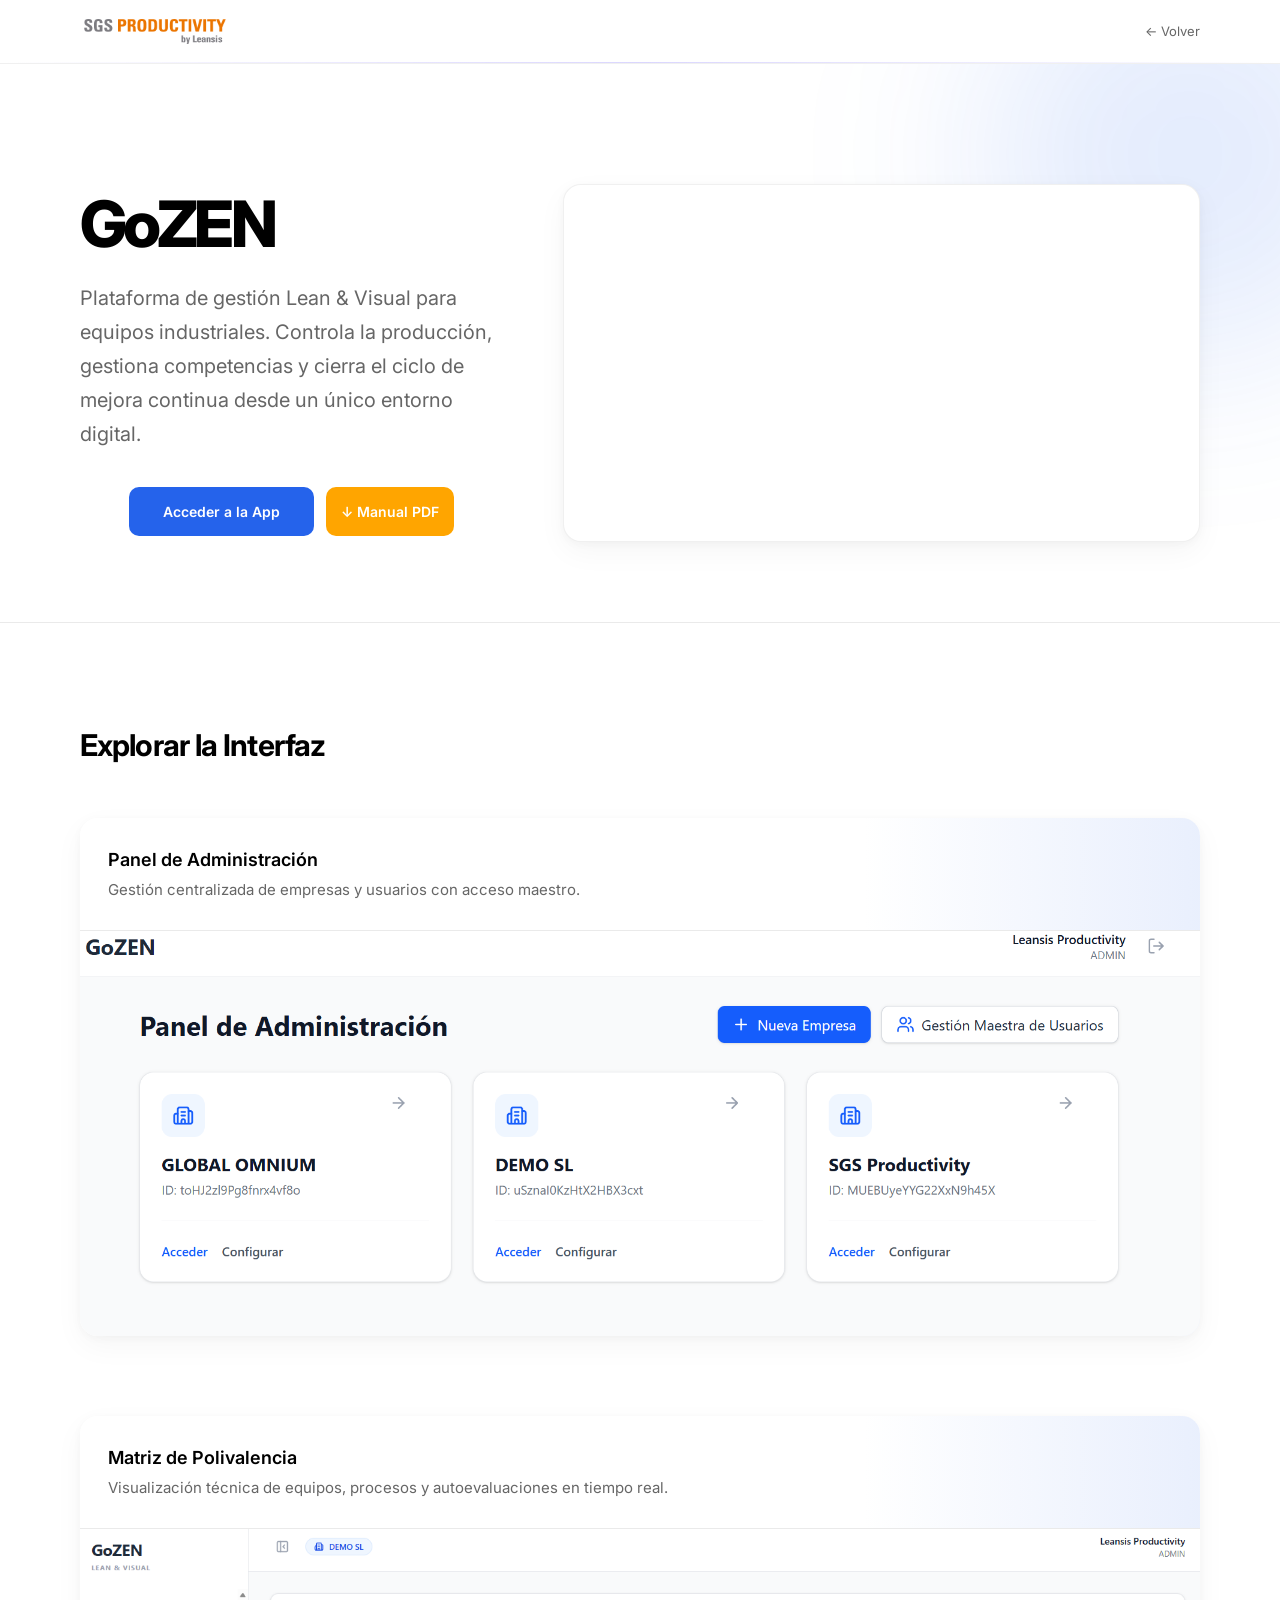
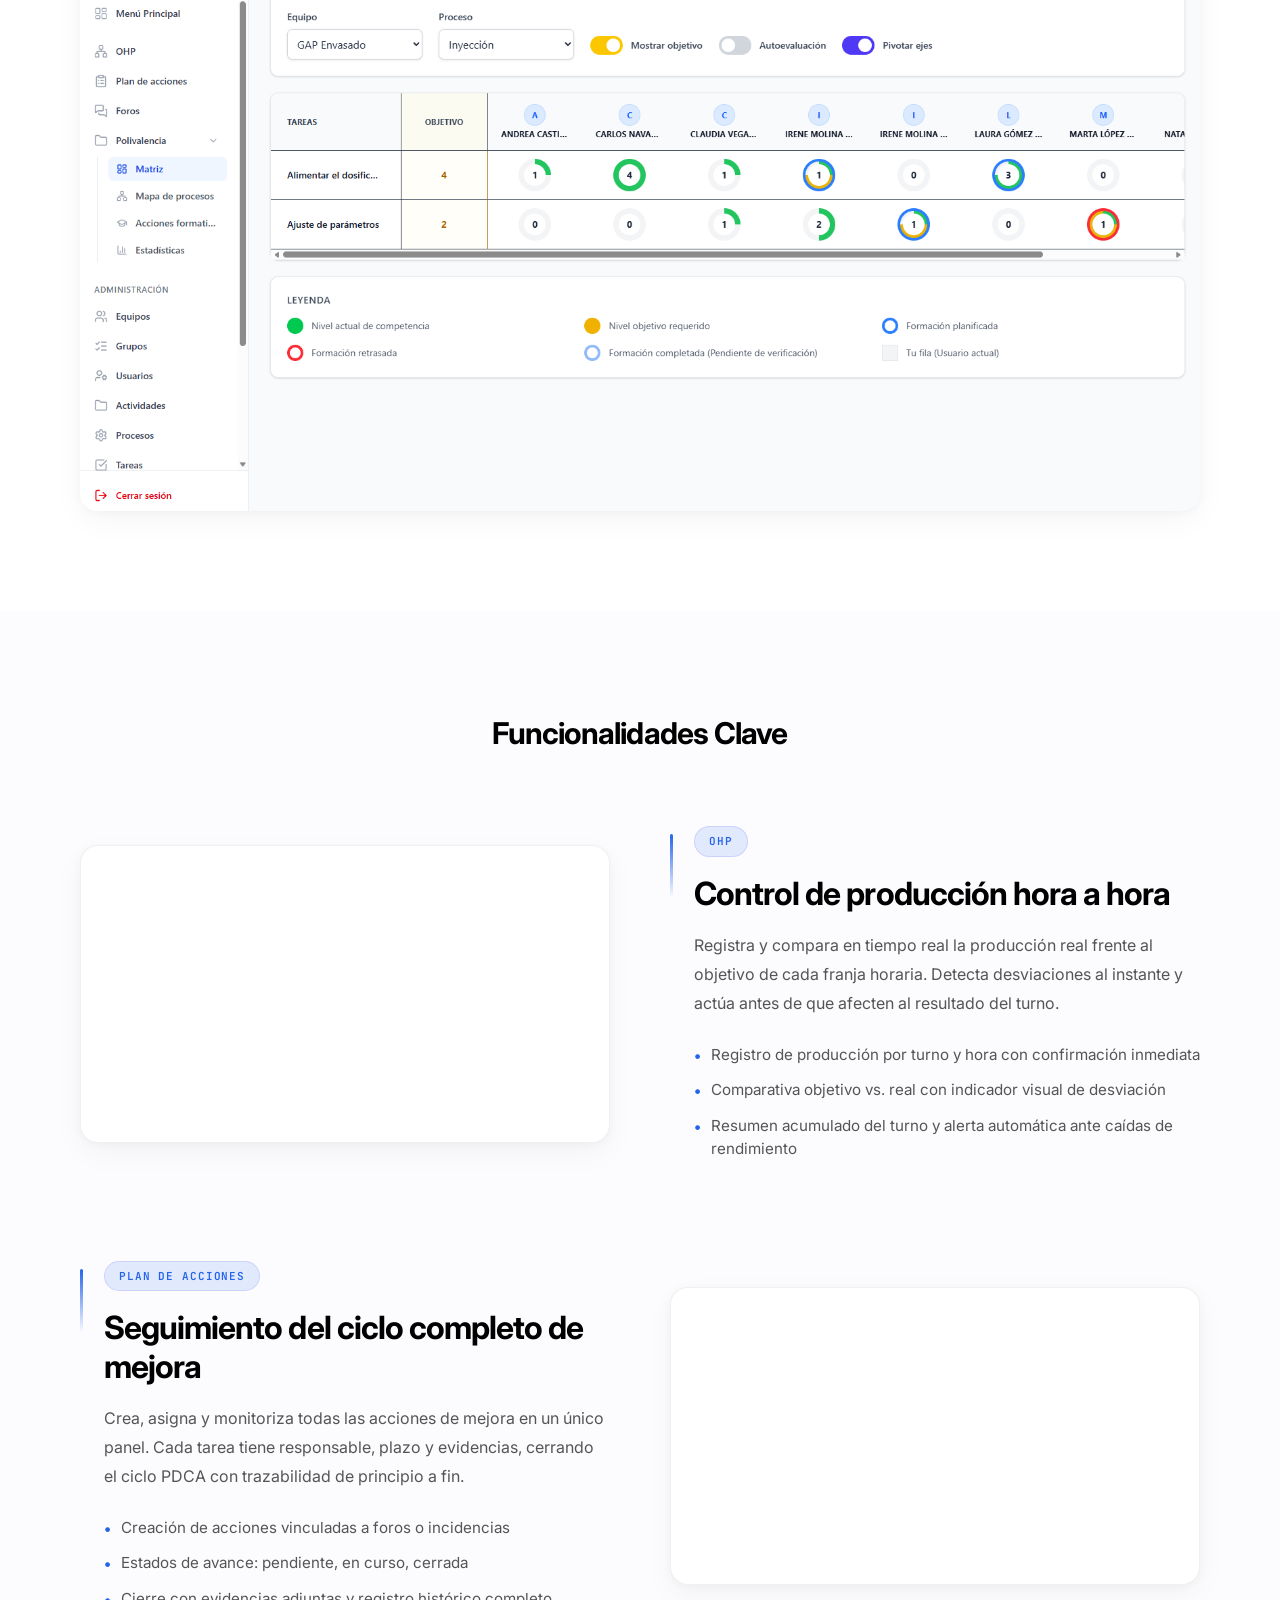
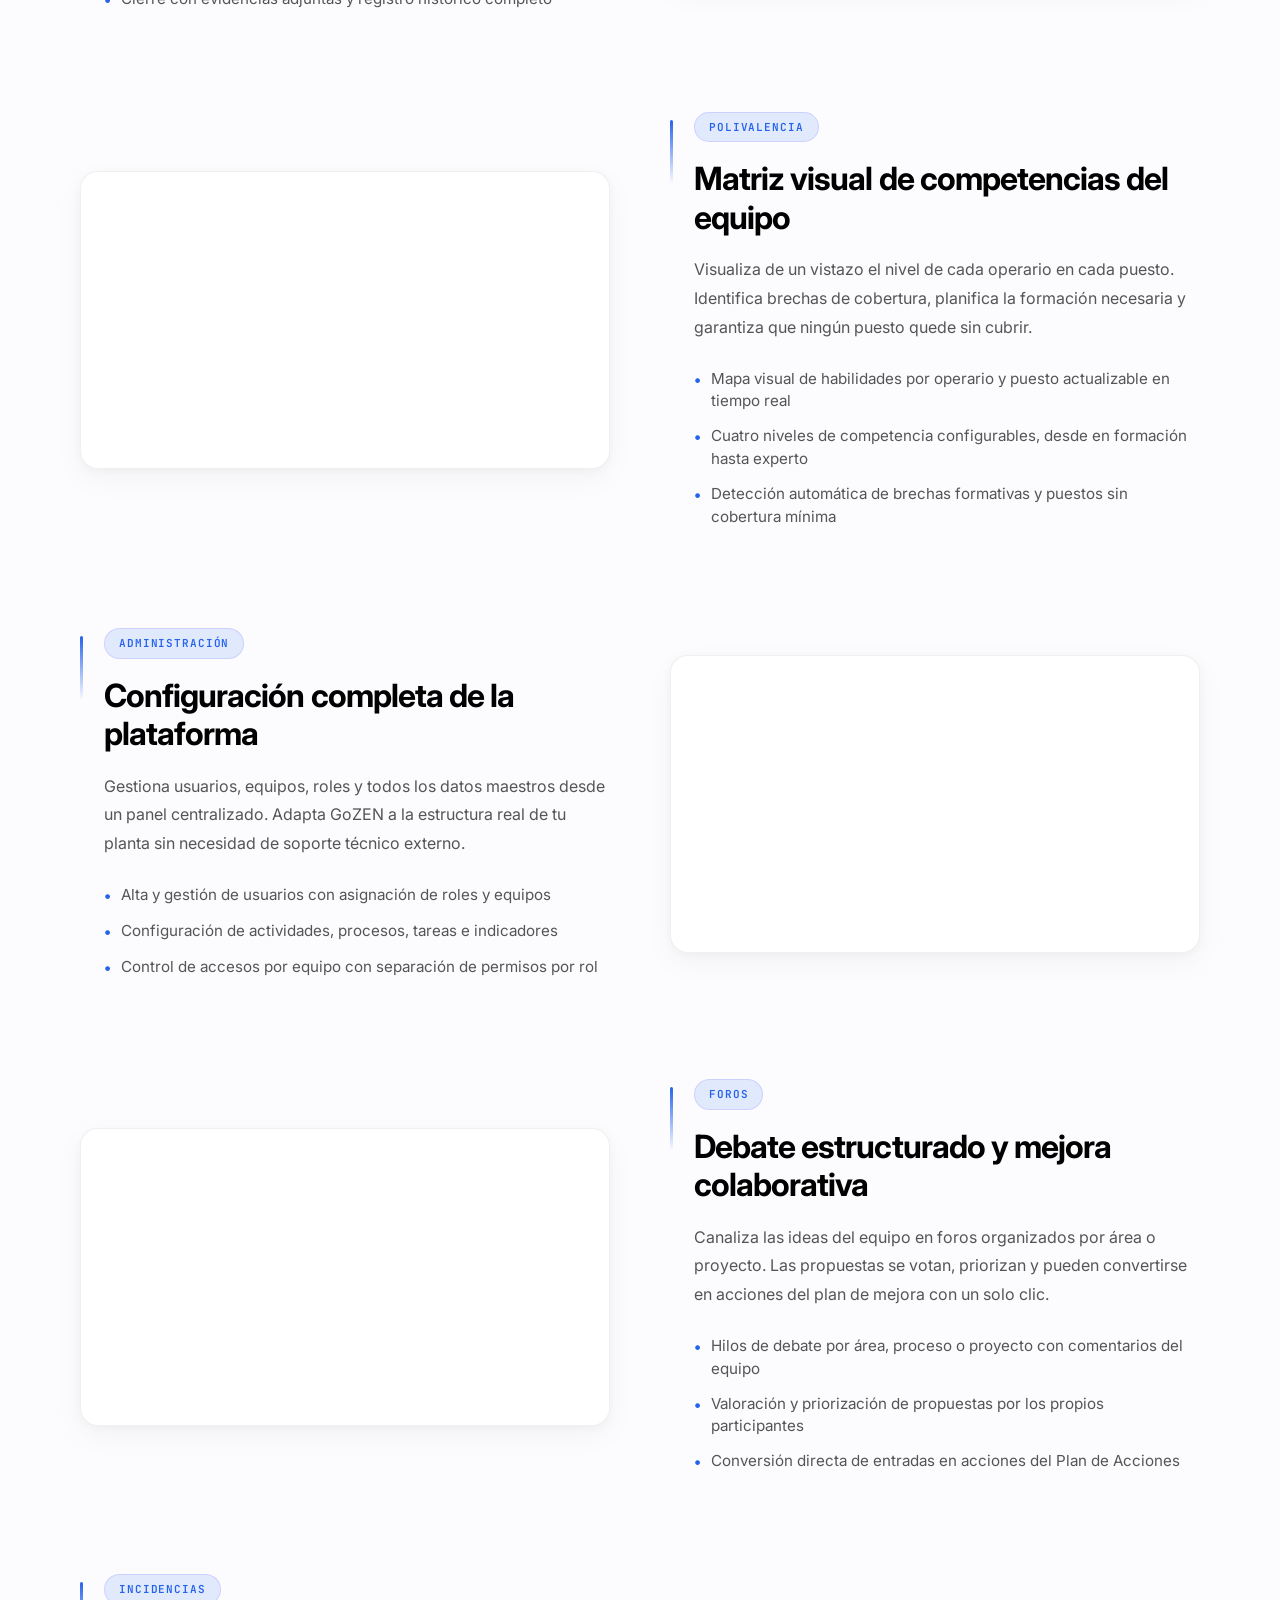
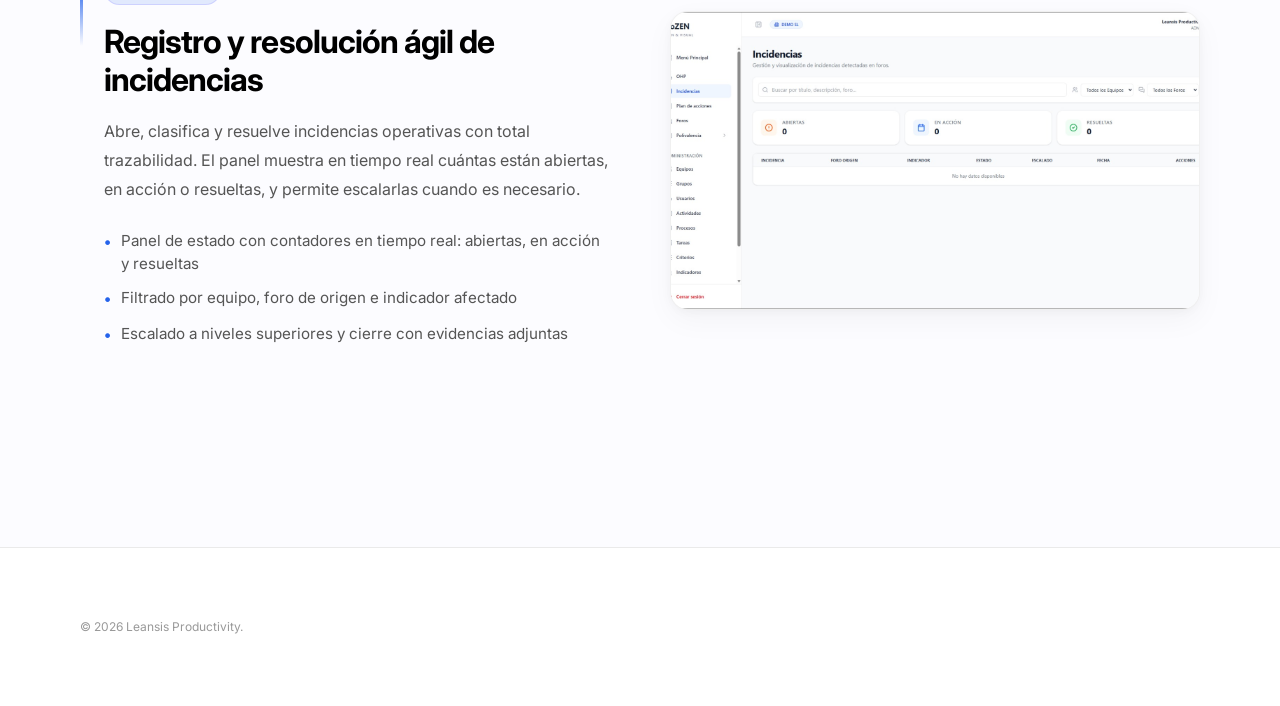
<file: gozen.html>
<!DOCTYPE html>
<html lang="es">
<head>
<meta charset="UTF-8">
<meta name="viewport" content="width=device-width, initial-scale=1.0">
<title>Leansis Productivity | GoZEN</title>

<link rel="stylesheet" href="style.css">

<link rel="preconnect" href="https://fonts.googleapis.com">
<link rel="preconnect" href="https://fonts.gstatic.com" crossorigin>

<link href="https://fonts.googleapis.com/css2?family=Inter:wght@400;500;600;700;800&family=JetBrains+Mono:wght@400;500&display=swap" rel="stylesheet">
</head>

<body class="gozen-theme">

<nav class="nav">
  <div class="nav-container">
    <img src="imagenes/logo.png" alt="leansis" class="imagenlogo">
    <a href="index.html" style="font-size: 13px; color: #666;">← Volver</a>
  </div>
</nav>

<main>

  <!-- ── Hero ── -->
  <section class="hero">
    <div class="hero-container">

      <div class="hero-content">
        <h1>GoZEN</h1>

        <p>
          Plataforma de gestión Lean & Visual para equipos industriales.
          Controla la producción, gestiona competencias y cierra el ciclo
          de mejora continua desde un único entorno digital.
        </p>

        <div style="display: flex; flex-direction: row; gap: 12px; flex-wrap: wrap; align-items: center; justify-content:center;">
          <a href="https://focus-9c1cb.web.app/" target="_blank" class="cta-button">
            Acceder a la App
          </a>
          <a href="manuales/manual-gozen.pdf" style="font-weight:600; font-size:14px; background-color: orange; color: white; border-radius: 10px; padding: 14px 15px; display:flex; flex-direction: column; justify-content: center; align-items: center;">
            ↓ Manual PDF
          </a>
        </div>
      </div>

      <div class="video-container">
        <video autoplay loop muted playsinline>
          <source src="videos/videogozen.mp4" type="video/mp4">
          Tu navegador no soporta videos HTML5.
        </video>
      </div>

    </div>
  </section>

  <!-- ── Galería de capturas ── -->
  <section class="screenshots-section">

    <div class="section-title">
      <h2>Explorar la Interfaz</h2>
    </div>

    <div class="screenshots-grid" id="grid-gozen">
      <!-- Populated by script.js -->
    </div>

  </section>

  <!-- ── Bloques de funcionalidades ── -->
  <section class="features-section">

    <div class="section-title">
      <h2>Funcionalidades Clave</h2>
    </div>

    <!-- Bloque 1 -->
    <div class="feature-block">

      <div class="feature-video">
        <iframe width="560" height="315" src="https://www.youtube.com/embed/MraBHPIwErw?si=ebJFCpvsh6FYozvJ" title="YouTube video player" frameborder="0" allow="accelerometer; autoplay; clipboard-write; encrypted-media; gyroscope; picture-in-picture; web-share" referrerpolicy="strict-origin-when-cross-origin" allowfullscreen></iframe>
      </div>

      <div class="feature-text">

        <span class="feature-tag">OHP</span>

        <h3>Control de producción hora a hora</h3>

        <p>
          Registra y compara en tiempo real la producción real frente
          al objetivo de cada franja horaria. Detecta desviaciones al
          instante y actúa antes de que afecten al resultado del turno.
        </p>

        <ul class="feature-list">
          <li>Registro de producción por turno y hora con confirmación inmediata</li>
          <li>Comparativa objetivo vs. real con indicador visual de desviación</li>
          <li>Resumen acumulado del turno y alerta automática ante caídas de rendimiento</li>
        </ul>

      </div>

    </div>

    <!-- Bloque 2 -->
    <div class="feature-block reverse">

      <div class="feature-video">
       <iframe width="560" height="315" src="https://www.youtube.com/embed/0-cFKi3FXUs?si=VBBBuJ-JK4zlMR3w" title="YouTube video player" frameborder="0" allow="accelerometer; autoplay; clipboard-write; encrypted-media; gyroscope; picture-in-picture; web-share" referrerpolicy="strict-origin-when-cross-origin" allowfullscreen></iframe>
      </div>

      <div class="feature-text">

        <span class="feature-tag">Plan de Acciones</span>

        <h3>Seguimiento del ciclo completo de mejora</h3>

        <p>
          Crea, asigna y monitoriza todas las acciones de mejora en un
          único panel. Cada tarea tiene responsable, plazo y evidencias,
          cerrando el ciclo PDCA con trazabilidad de principio a fin.
        </p>

        <ul class="feature-list">
          <li>Creación de acciones vinculadas a foros o incidencias</li>
          <li>Estados de avance: pendiente, en curso, cerrada</li>
          <li>Cierre con evidencias adjuntas y registro histórico completo</li>
        </ul>

      </div>

    </div>

    <!-- Bloque 3 -->
    <div class="feature-block">

      <div class="feature-video">
        <iframe width="560" height="315" src="https://www.youtube.com/embed/KPgSTvst4Qk?si=vKEi3lmlTWeAwYKx" title="YouTube video player" frameborder="0" allow="accelerometer; autoplay; clipboard-write; encrypted-media; gyroscope; picture-in-picture; web-share" referrerpolicy="strict-origin-when-cross-origin" allowfullscreen></iframe>
      </div>

      <div class="feature-text">

        <span class="feature-tag">Polivalencia</span>

        <h3>Matriz visual de competencias del equipo</h3>

        <p>
          Visualiza de un vistazo el nivel de cada operario en cada puesto.
          Identifica brechas de cobertura, planifica la formación necesaria
          y garantiza que ningún puesto quede sin cubrir.
        </p>

        <ul class="feature-list">
          <li>Mapa visual de habilidades por operario y puesto actualizable en tiempo real</li>
          <li>Cuatro niveles de competencia configurables, desde en formación hasta experto</li>
          <li>Detección automática de brechas formativas y puestos sin cobertura mínima</li>
        </ul>

      </div>

    </div>

    <!-- Bloque 4 -->
    <div class="feature-block reverse">

      <div class="feature-video">
<iframe width="560" height="315" src="https://www.youtube.com/embed/M-cEf0Mix4s?si=LTPiQGEz7F3duCMn" title="YouTube video player" frameborder="0" allow="accelerometer; autoplay; clipboard-write; encrypted-media; gyroscope; picture-in-picture; web-share" referrerpolicy="strict-origin-when-cross-origin" allowfullscreen></iframe>      </div>

      <div class="feature-text">

        <span class="feature-tag">Administración</span>

        <h3>Configuración completa de la plataforma</h3>

        <p>
          Gestiona usuarios, equipos, roles y todos los datos maestros
          desde un panel centralizado. Adapta GoZEN a la estructura real
          de tu planta sin necesidad de soporte técnico externo.
        </p>

        <ul class="feature-list">
          <li>Alta y gestión de usuarios con asignación de roles y equipos</li>
          <li>Configuración de actividades, procesos, tareas e indicadores</li>
          <li>Control de accesos por equipo con separación de permisos por rol</li>
        </ul>

      </div>

    </div>

    <!-- Bloque 5 -->
    <div class="feature-block">

      <div class="feature-video">
       <iframe width="560" height="315" src="https://www.youtube.com/embed/fpIeDJ-nfKM?si=aJs_3yZjoPeEvW6c" title="YouTube video player" frameborder="0" allow="accelerometer; autoplay; clipboard-write; encrypted-media; gyroscope; picture-in-picture; web-share" referrerpolicy="strict-origin-when-cross-origin" allowfullscreen></iframe>
      </div>

      <div class="feature-text">

        <span class="feature-tag">Foros</span>

        <h3>Debate estructurado y mejora colaborativa</h3>

        <p>
          Canaliza las ideas del equipo en foros organizados por área
          o proyecto. Las propuestas se votan, priorizan y pueden
          convertirse en acciones del plan de mejora con un solo clic.
        </p>

        <ul class="feature-list">
          <li>Hilos de debate por área, proceso o proyecto con comentarios del equipo</li>
          <li>Valoración y priorización de propuestas por los propios participantes</li>
          <li>Conversión directa de entradas en acciones del Plan de Acciones</li>
        </ul>

      </div>

    </div>

    <!-- Bloque 6: Incidencias -->
    <div class="feature-block reverse">

      <div class="feature-video">
        <img src="imagenes/gozen-incidencias.jpeg" style="width: 100%;height: 100%; object-fit: cover;"></img>
      </div>

      <div class="feature-text">

        <span class="feature-tag">Incidencias</span>

        <h3>Registro y resolución ágil de incidencias</h3>

        <p>
          Abre, clasifica y resuelve incidencias operativas con total
          trazabilidad. El panel muestra en tiempo real cuántas están
          abiertas, en acción o resueltas, y permite escalarlas cuando
          es necesario.
        </p>

        <ul class="feature-list">
          <li>Panel de estado con contadores en tiempo real: abiertas, en acción y resueltas</li>
          <li>Filtrado por equipo, foro de origen e indicador afectado</li>
          <li>Escalado a niveles superiores y cierre con evidencias adjuntas</li>
        </ul>

      </div>

    </div>

  </section>

</main>

<footer class="footer">

  <div class="footer-container">
    <div class="copyright">
      © <span id="year"></span> Leansis Productivity.
    </div>
  </div>

</footer>

<script src="script.js"></script>

</body>
</html>
</file>
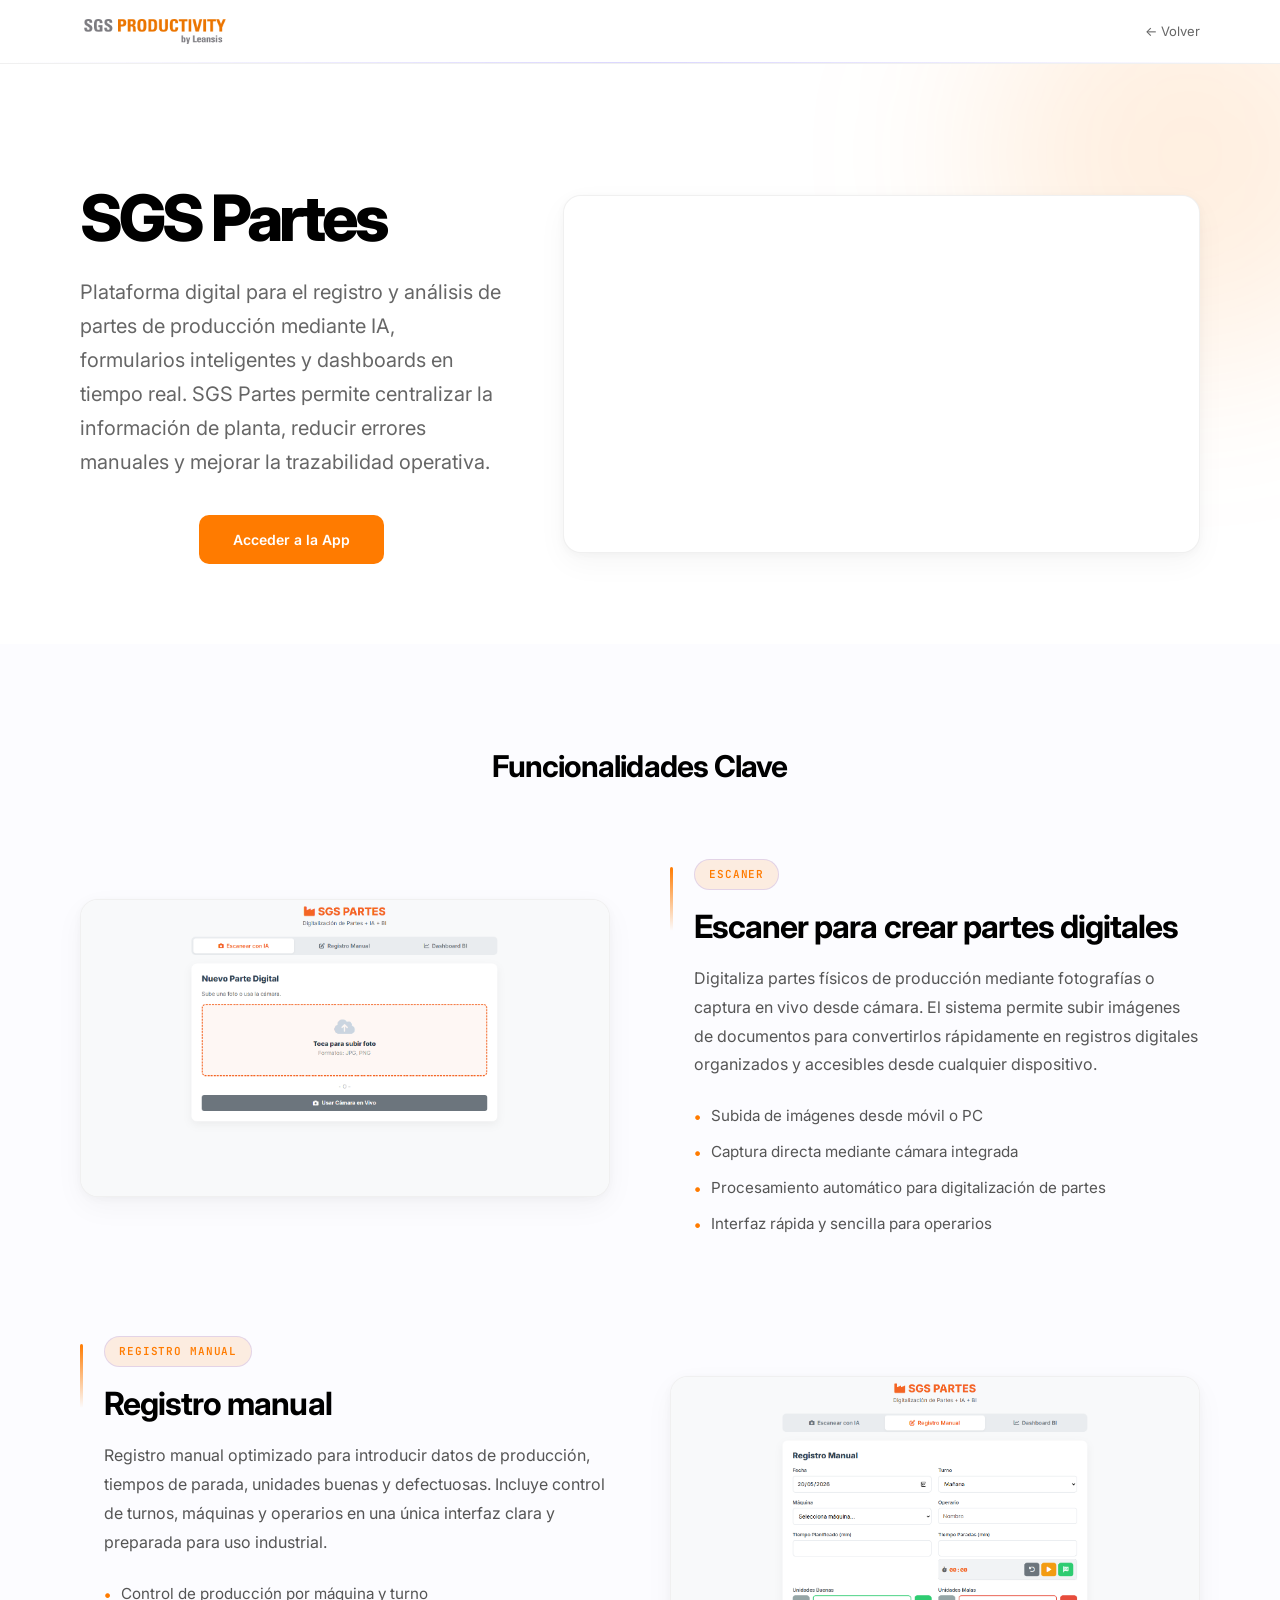
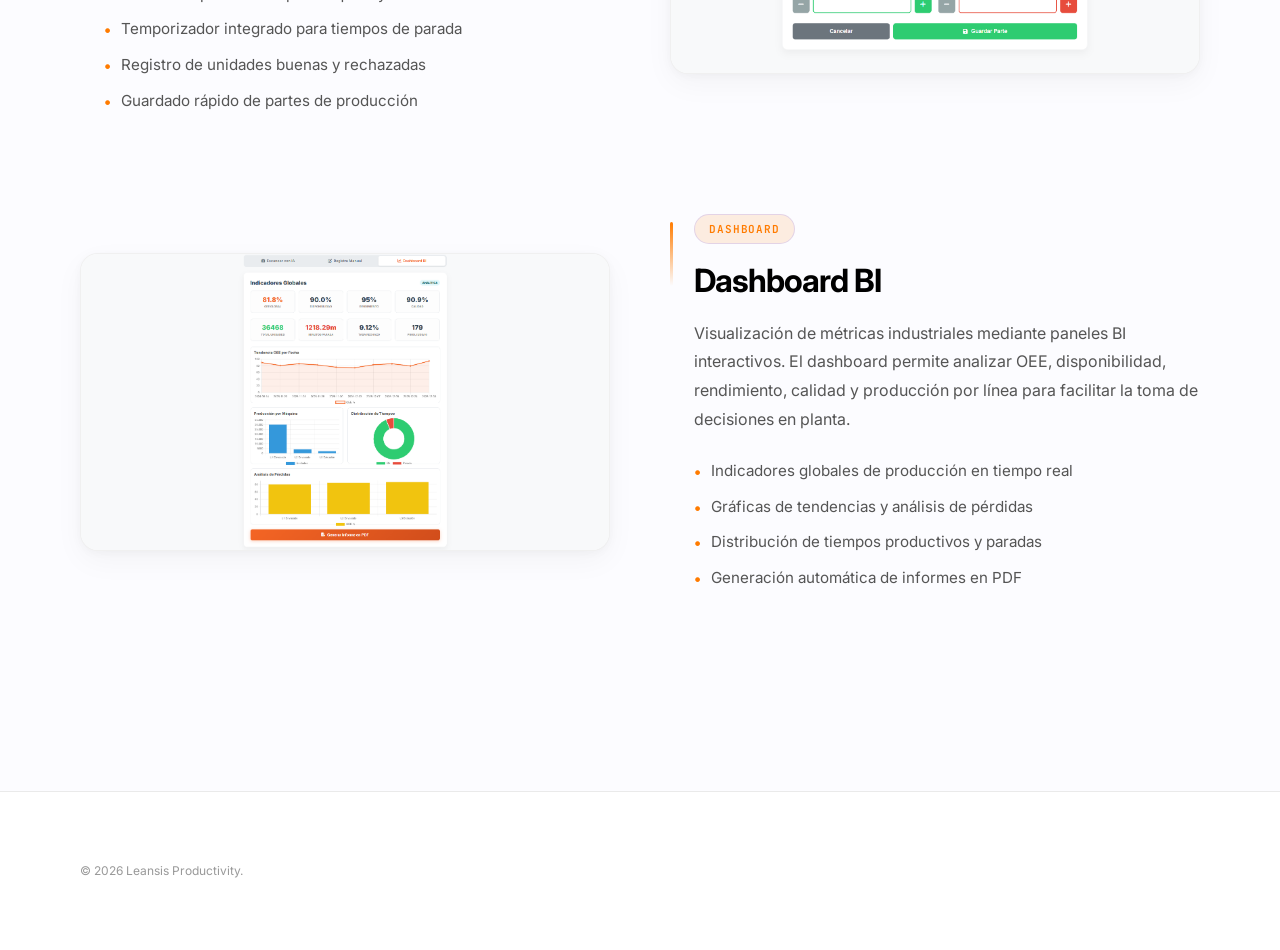
<file: partes.html>
<!DOCTYPE html>
<html lang="es">
<head>
<meta charset="UTF-8">
<meta name="viewport" content="width=device-width, initial-scale=1.0">
<title>Leansis Productivity | GoZEN</title>

<link rel="stylesheet" href="style.css">

<link rel="preconnect" href="https://fonts.googleapis.com">
<link rel="preconnect" href="https://fonts.gstatic.com" crossorigin>

<link href="https://fonts.googleapis.com/css2?family=Inter:wght@400;500;600;700;800&family=JetBrains+Mono:wght@400;500&display=swap" rel="stylesheet">
</head>

<body class="partes-theme">

<nav class="nav">
  <div class="nav-container">
    <img src="imagenes/logo.png" alt="leansis" class="imagenlogo">
    <a href="index.html" style="font-size: 13px; color: #666;">← Volver</a>
  </div>
</nav>

<main>

  <!-- ── Hero ── -->
  <section class="hero">
    <div class="hero-container">

      <div class="hero-content">
        <h1>SGS Partes</h1>

        <p>
          Plataforma digital para el registro y análisis de partes de producción mediante IA, formularios inteligentes y dashboards en tiempo real. SGS Partes permite centralizar la información de planta, reducir errores manuales y mejorar la trazabilidad operativa.
        </p>

        <div style="display: flex; flex-direction: row; gap: 12px; flex-wrap: wrap; align-items: center; justify-content:center;">
          <a href="https://script.google.com/macros/s/AKfycbxOfC8VgJDD1hBLknaFig-GqR-u0uNeAgkckEQPS29ENeBb1kL2w8ihC_yOtPNz5Q0/exec" target="_blank" class="cta-button">
            Acceder a la App
          </a>
        </div>
      </div>

      <div class="video-container">
        <video autoplay loop muted playsinline>
          <source src="videos/partes.mp4" type="video/mp4">
        </video>
      </div>

    </div>
  </section>

  <!-- ── Bloques de funcionalidades ── -->
  <section class="features-section">

    <div class="section-title">
      <h2>Funcionalidades Clave</h2>
    </div>

    <!-- Bloque 1 -->
    <div class="feature-block">

      <div class="feature-video">
        <img src="imagenes/partes-escanear.png" alt="Escaner con ia">
      </div>

      <div class="feature-text">

        <span class="feature-tag">Escaner</span>

        <h3>Escaner para crear partes digitales</h3>

        <p>
          Digitaliza partes físicos de producción mediante fotografías o captura en vivo desde cámara. El sistema permite subir imágenes de documentos para convertirlos rápidamente en registros digitales organizados y accesibles desde cualquier dispositivo.
        </p>
        
        <ul class="feature-list">
          <li>Subida de imágenes desde móvil o PC</li>
          <li>Captura directa mediante cámara integrada</li>
          <li>Procesamiento automático para digitalización de partes</li>
          <li>Interfaz rápida y sencilla para operarios</li>
        </ul>

      </div>

    </div>

    <!-- Bloque 2 -->
    <div class="feature-block reverse">

      <div class="feature-video">
        <img src="imagenes/partes-registro.png" alt="Registro">
      </div>

      <div class="feature-text">

        <span class="feature-tag">Registro manual</span>

        <h3>Registro manual</h3>

        <p>
          Registro manual optimizado para introducir datos de producción, tiempos de parada, unidades buenas y defectuosas. Incluye control de turnos, máquinas y operarios en una única interfaz clara y preparada para uso industrial.
        </p>
        
        <ul class="feature-list">
          <li>Control de producción por máquina y turno</li>
          <li>Temporizador integrado para tiempos de parada</li>
          <li>Registro de unidades buenas y rechazadas</li>
          <li>Guardado rápido de partes de producción</li>
        </ul>

      </div>

    </div>

    <!-- Bloque 3 -->
    <div class="feature-block">

      <div class="feature-video">
        <img src="imagenes/partes-dashboard.png" alt="Dashboard">
      </div>

      <div class="feature-text">

        <span class="feature-tag">Dashboard</span>

        <h3>Dashboard BI</h3>

        <p>
          Visualización de métricas industriales mediante paneles BI interactivos. El dashboard permite analizar OEE, disponibilidad, rendimiento, calidad y producción por línea para facilitar la toma de decisiones en planta.
        </p>
        
        <ul class="feature-list">
          <li>Indicadores globales de producción en tiempo real</li>
          <li>Gráficas de tendencias y análisis de pérdidas</li>
          <li>Distribución de tiempos productivos y paradas</li>
          <li>Generación automática de informes en PDF</li>
        </ul>

      </div>

    </div>


  </section>

</main>

<footer class="footer">

  <div class="footer-container">
    <div class="copyright">
      © <span id="year"></span> Leansis Productivity.
    </div>
  </div>

</footer>

<script src="script.js"></script>

</body>
</html>
</file>
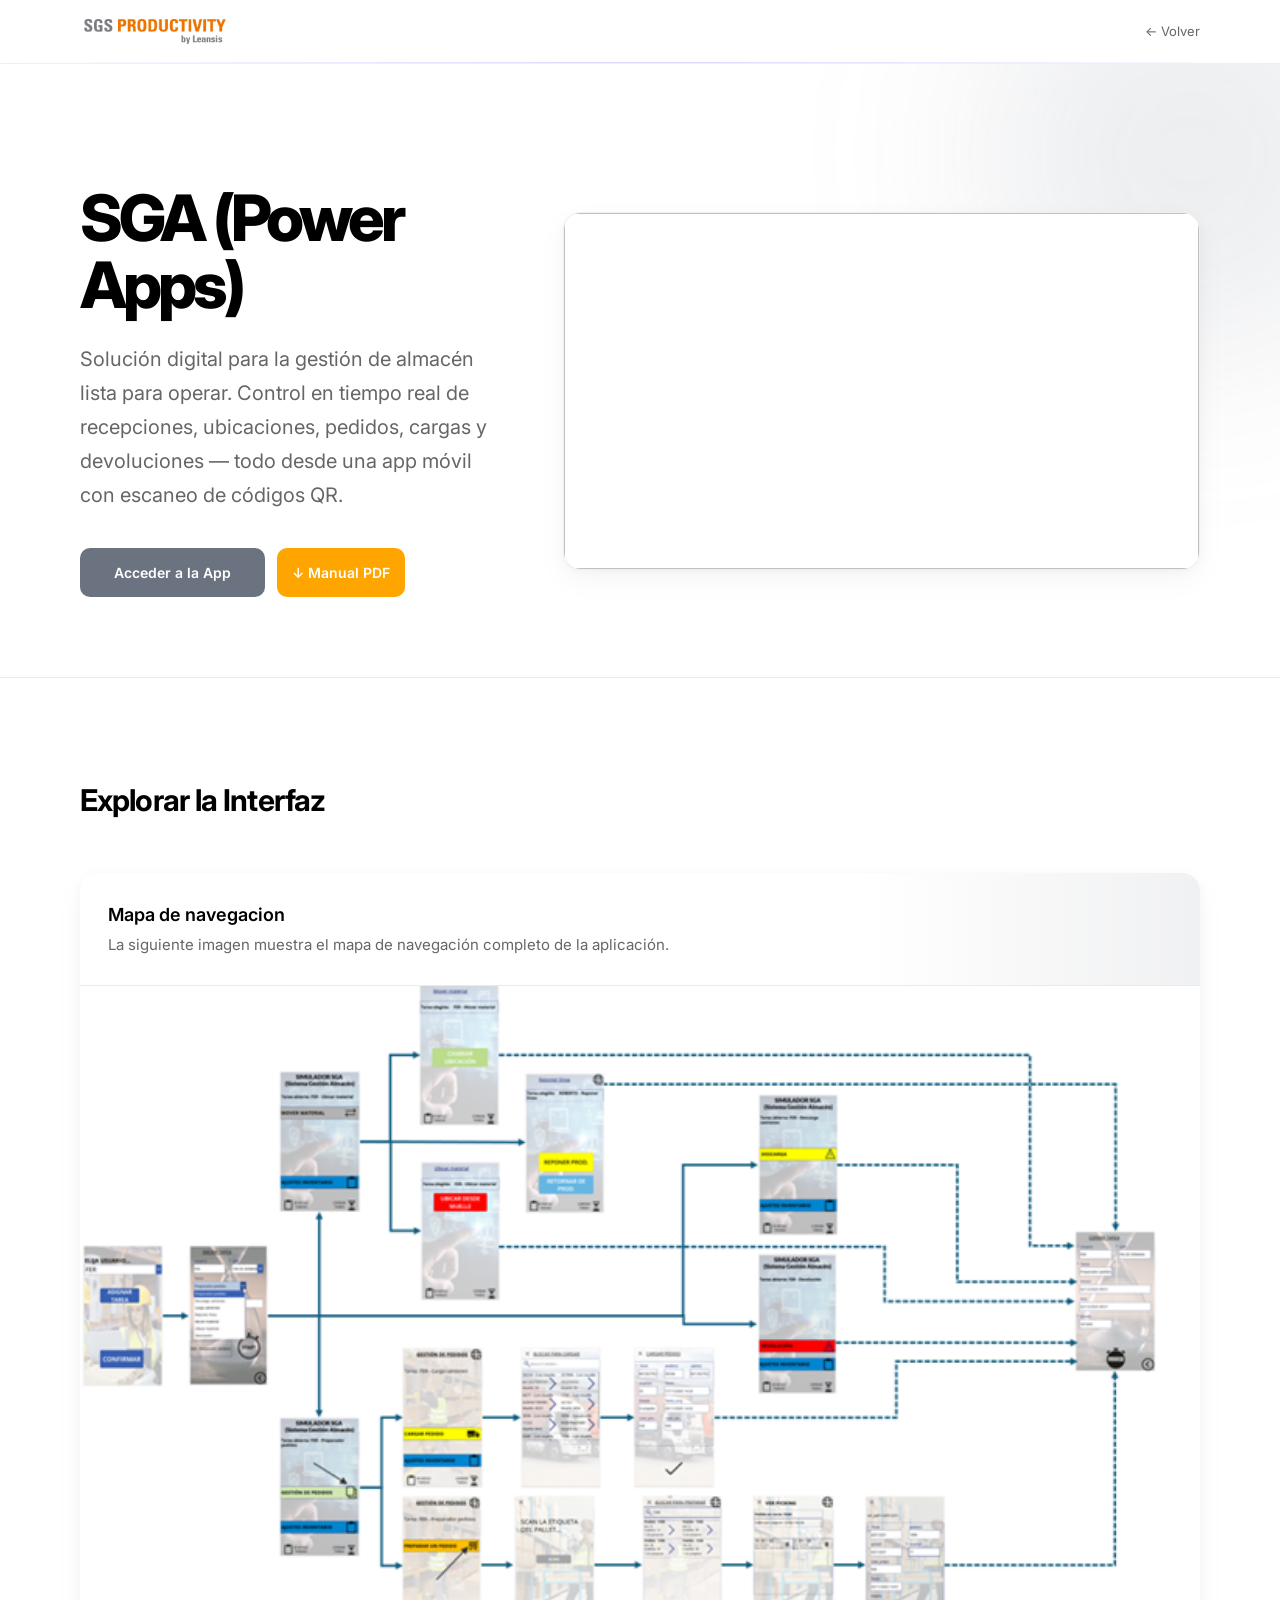
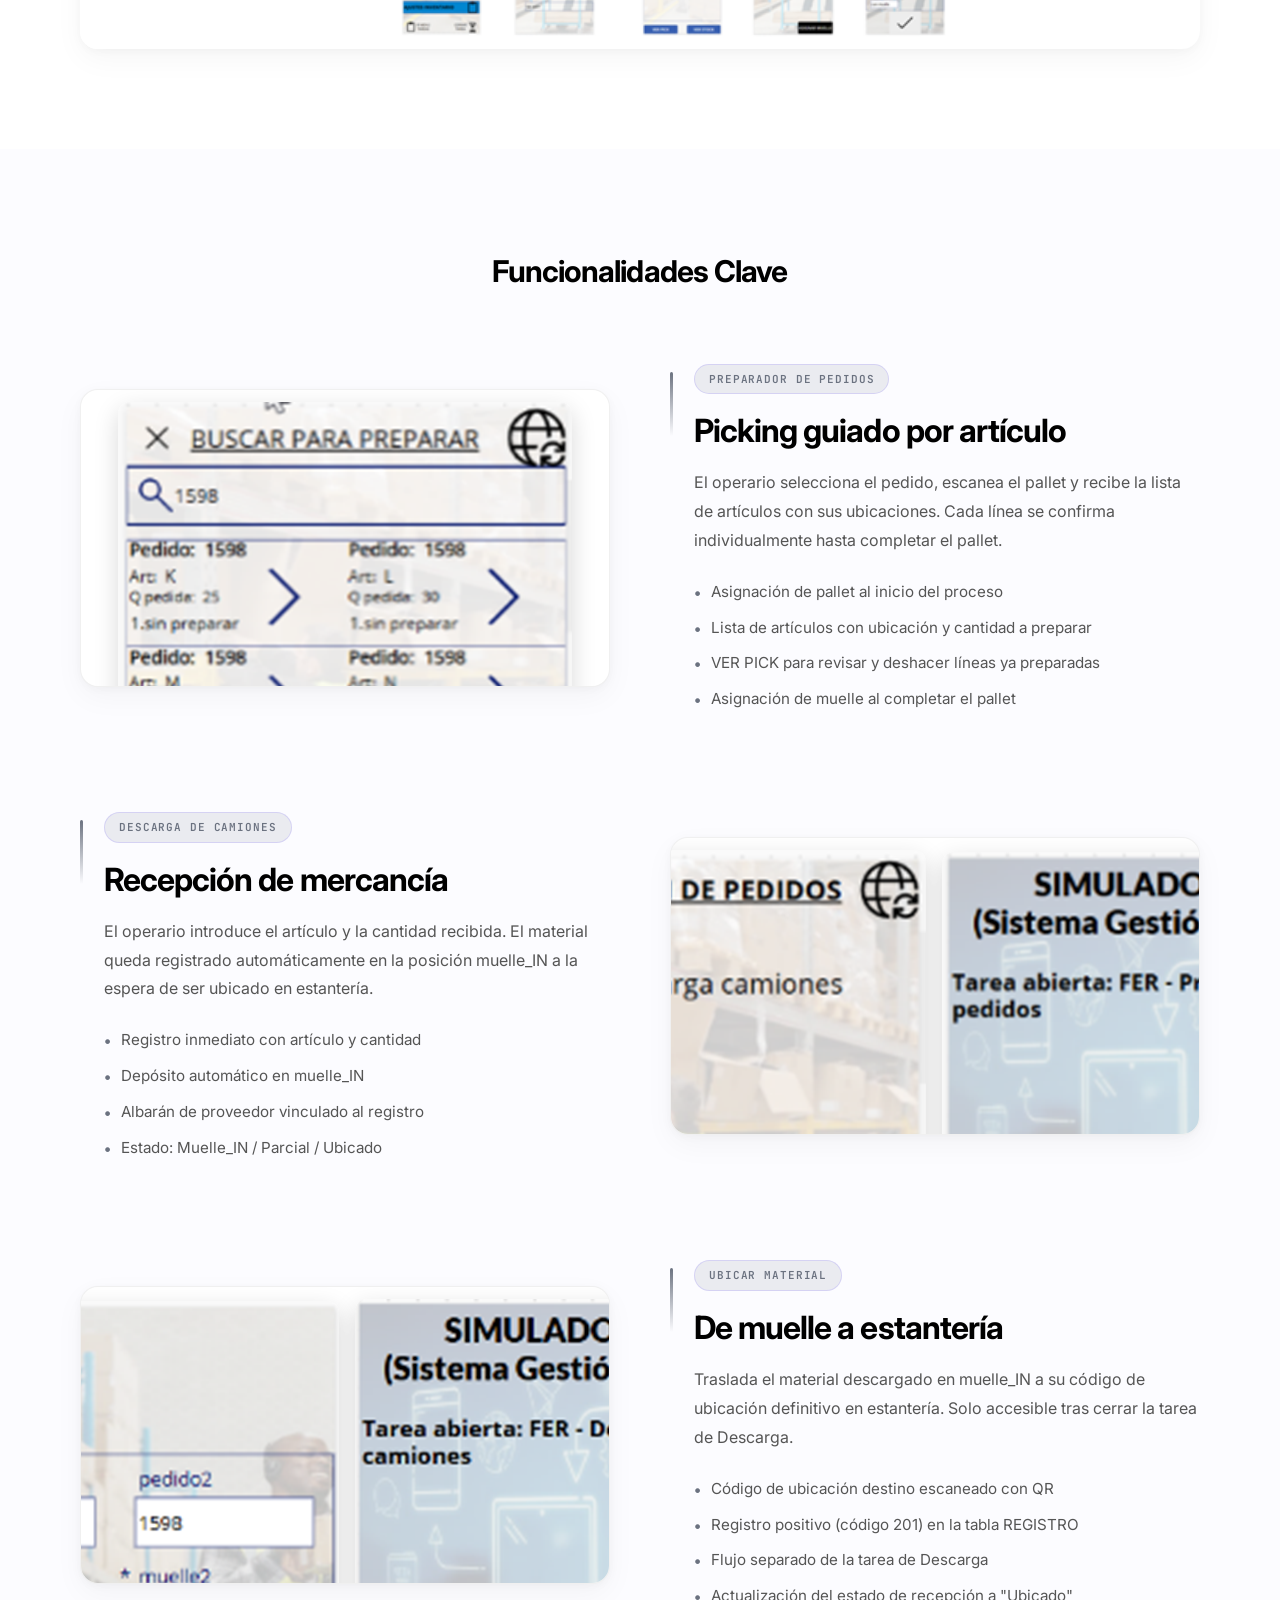
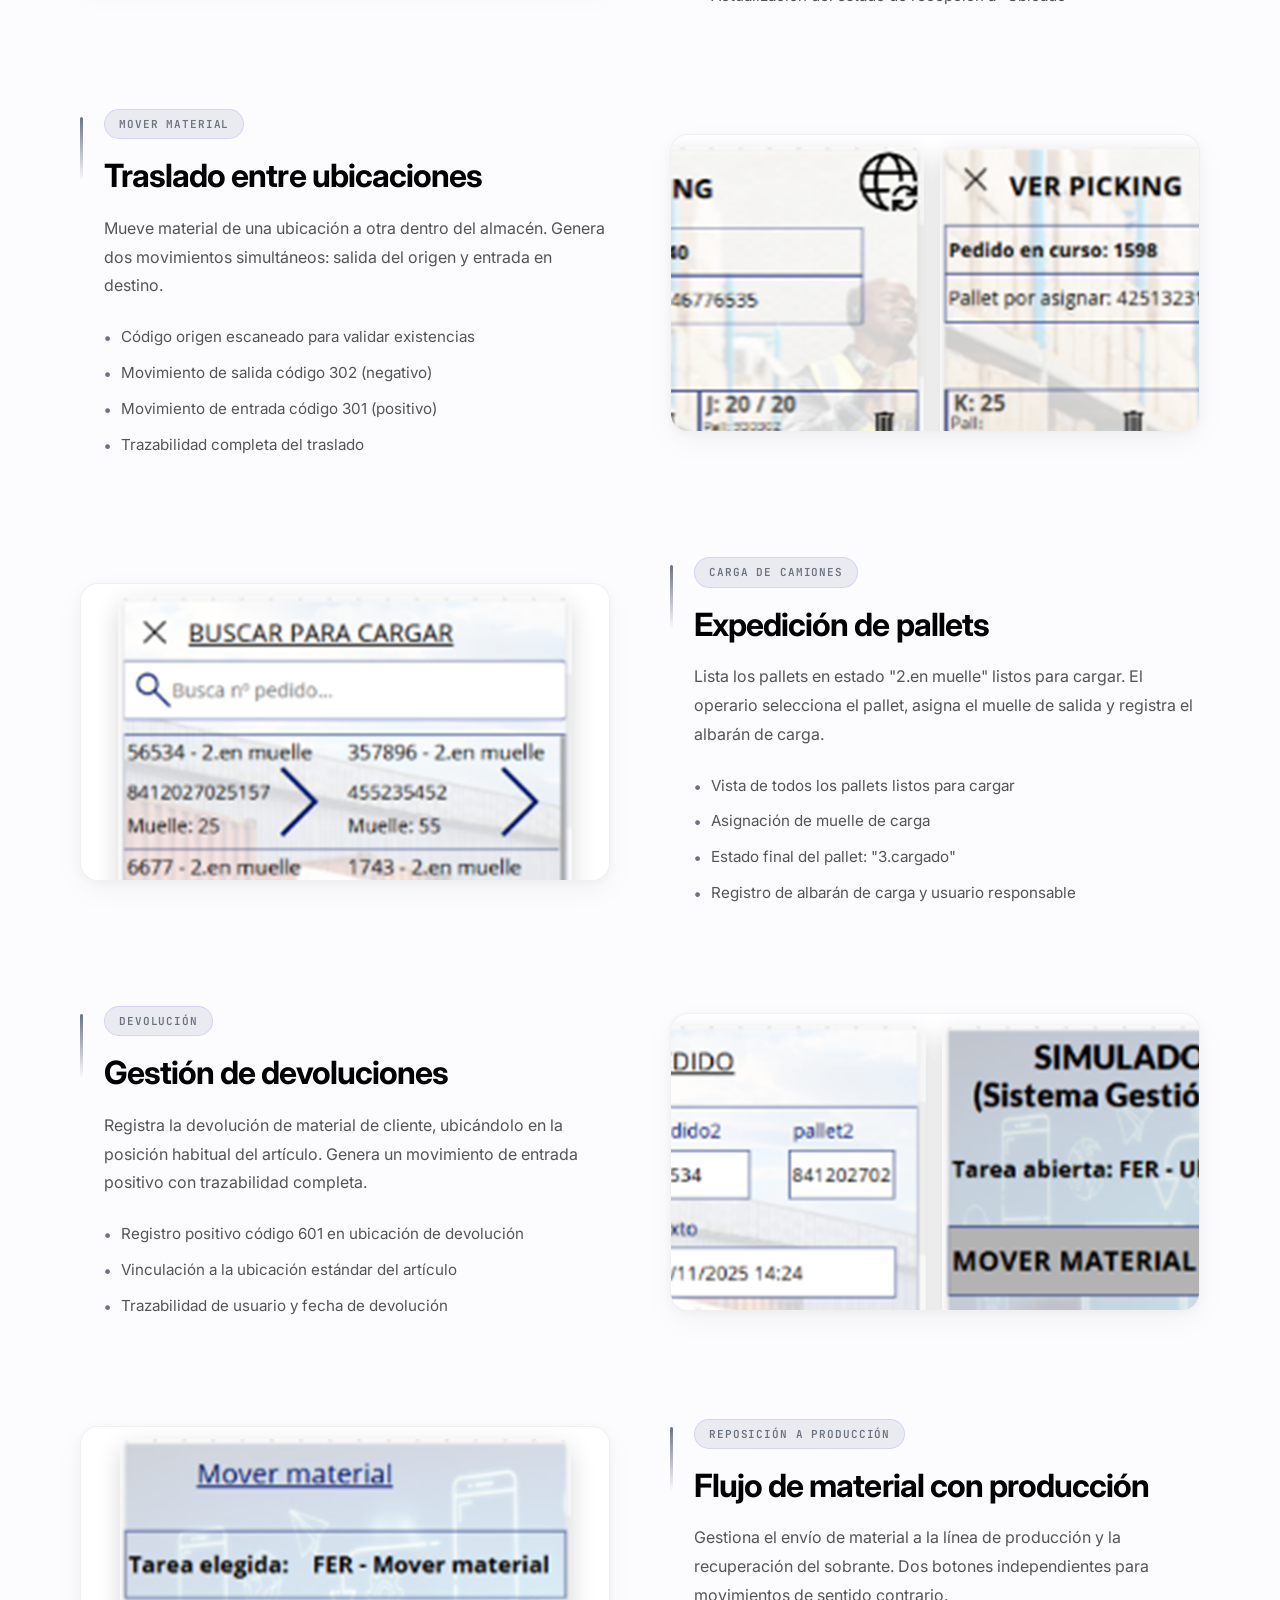
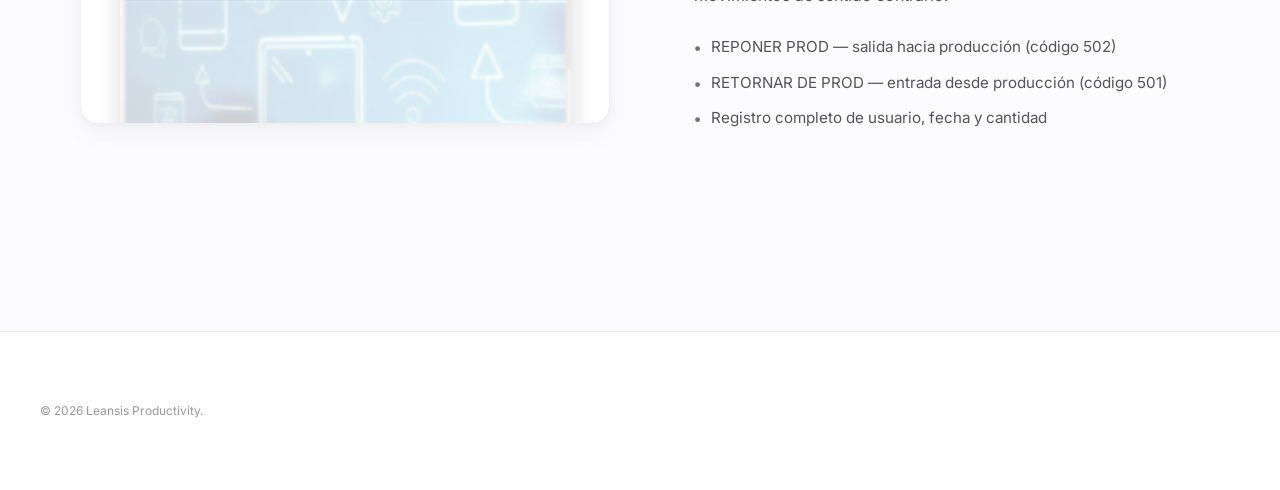
<file: sgaPowerapps.html>
<!DOCTYPE html>
<html lang="es">
<head>
<meta charset="UTF-8">
<meta name="viewport" content="width=device-width, initial-scale=1.0">
<title>Leansis Productivity | SGA (powerApps)</title>

<link rel="stylesheet" href="style.css">

<link rel="preconnect" href="https://fonts.googleapis.com">
<link rel="preconnect" href="https://fonts.gstatic.com" crossorigin>

<link href="https://fonts.googleapis.com/css2?family=Inter:wght@400;500;600;700;800&family=JetBrains+Mono:wght@400;500&display=swap" rel="stylesheet">
</head>
<body class="sgaP-theme">

    <!-- NAV -->
    <nav class="nav">
      <div class="nav-container">
        <img src="imagenes/logo.png" alt="leansis" class="imagenlogo">
        <a href="index.html" style="font-size: 13px; color: #666;">← Volver</a>
      </div>
    </nav>

    <main>
        <!-- HERO -->
        <section class="hero">
            <div class="hero-container">
                <div class="hero-content">
                    <h1>SGA (Power Apps)</h1>
                    <p>Solución digital para la gestión de almacén lista para operar. Control en tiempo real de recepciones, ubicaciones, pedidos, cargas y devoluciones — todo desde una app móvil con escaneo de códigos QR.</p>
                    <div style="display: flex; flex-direction: row; gap: 12px; flex-wrap: wrap; align-items: center;">
                        <a href="#" class="cta-button">Acceder a la App</a>
                        <a href="manuales/manual-sgaP.pdf" style="font-weight:600; font-size:14px; background-color: orange; color: white; border-radius: 10px; padding: 14px 15px; display:flex; flex-direction: column; justify-content: center; align-items: center; text-decoration:none;">↓ Manual PDF</a>
                    </div>
                </div>
                <div class="video-container">
                    <!-- PLACEHOLDER: reemplazar con imagen/vídeo representativo de la app -->
                  <img>
                </div>
            </div>
        </section>

        <!-- CAPTURAS / GALERÍA -->
        <section class="screenshots-section">
            <div class="section-title">
                <h2>Explorar la Interfaz</h2>
            </div>
            <div class="screenshots-grid" id="grid-sgaP"></div>
        </section>

        <!-- FUNCIONALIDADES -->
        <section>
            <div class="features-section">
                <div class="section-title">
                    <h2>Funcionalidades Clave</h2>
                </div>

                <!-- PREPARADOR DE PEDIDOS -->
                <div class="feature-block">
                    <div class="feature-video">
                        <div class="feature-phones">
                          <img src="imagenes/sgaP-picking.png">
                        </div>
                    </div>
                    <div class="feature-text">
                        <span class="feature-tag">Preparador de Pedidos</span>
                        <h3>Picking guiado por artículo</h3>
                        <p>El operario selecciona el pedido, escanea el pallet y recibe la lista de artículos con sus ubicaciones. Cada línea se confirma individualmente hasta completar el pallet.</p>
                        <ul class="feature-list">
                            <li>Asignación de pallet al inicio del proceso</li>
                            <li>Lista de artículos con ubicación y cantidad a preparar</li>
                            <li>VER PICK para revisar y deshacer líneas ya preparadas</li>
                            <li>Asignación de muelle al completar el pallet</li>
                        </ul>
                    </div>
                </div>

                <!-- DESCARGA DE CAMIONES -->
                <div class="feature-block reverse">
                    <div class="feature-video">
                        <div class="feature-phones">
                          <img src="imagenes/sgaP-recepcion1.png">
                          <img src="imagenes/sgaP-recepcion2.png">
                        </div>
                    </div>
                    <div class="feature-text">
                        <span class="feature-tag">Descarga de Camiones</span>
                        <h3>Recepción de mercancía</h3>
                        <p>El operario introduce el artículo y la cantidad recibida. El material queda registrado automáticamente en la posición muelle_IN a la espera de ser ubicado en estantería.</p>
                        <ul class="feature-list">
                            <li>Registro inmediato con artículo y cantidad</li>
                            <li>Depósito automático en muelle_IN</li>
                            <li>Albarán de proveedor vinculado al registro</li>
                            <li>Estado: Muelle_IN / Parcial / Ubicado</li>
                        </ul>
                    </div>
                </div>

                <!-- UBICAR MATERIAL -->
                <div class="feature-block">
                    <div class="feature-video">
                        <div class="feature-phones">
                          <img src="imagenes/sgaP-muelle1.png">
                          <img src="imagenes/sgaP-muelle2.png">
                        </div>
                    </div>
                    <div class="feature-text">
                        <span class="feature-tag">Ubicar Material</span>
                        <h3>De muelle a estantería</h3>
                        <p>Traslada el material descargado en muelle_IN a su código de ubicación definitivo en estantería. Solo accesible tras cerrar la tarea de Descarga.</p>
                        <ul class="feature-list">
                            <li>Código de ubicación destino escaneado con QR</li>
                            <li>Registro positivo (código 201) en la tabla REGISTRO</li>
                            <li>Flujo separado de la tarea de Descarga</li>
                            <li>Actualización del estado de recepción a "Ubicado"</li>
                        </ul>
                    </div>
                </div>

                <!-- MOVER MATERIAL -->
                <div class="feature-block reverse">
                    <div class="feature-video">
                        <div class="feature-phones">
                          <img src="imagenes/sgaP-traslado1.png">
                          <img src="imagenes/sgaP-traslado2.png">
                        </div>
                    </div>
                    <div class="feature-text">
                        <span class="feature-tag">Mover Material</span>
                        <h3>Traslado entre ubicaciones</h3>
                        <p>Mueve material de una ubicación a otra dentro del almacén. Genera dos movimientos simultáneos: salida del origen y entrada en destino.</p>
                        <ul class="feature-list">
                            <li>Código origen escaneado para validar existencias</li>
                            <li>Movimiento de salida código 302 (negativo)</li>
                            <li>Movimiento de entrada código 301 (positivo)</li>
                            <li>Trazabilidad completa del traslado</li>
                        </ul>
                    </div>
                </div>

                <!-- CARGA DE CAMIONES -->
                <div class="feature-block">
                    <div class="feature-video">
                        <div class="feature-phones">
                          <img src="imagenes/sgaP-expedicion.png">
                        </div>
                    </div>
                    <div class="feature-text">
                        <span class="feature-tag">Carga de Camiones</span>
                        <h3>Expedición de pallets</h3>
                        <p>Lista los pallets en estado "2.en muelle" listos para cargar. El operario selecciona el pallet, asigna el muelle de salida y registra el albarán de carga.</p>
                        <ul class="feature-list">
                            <li>Vista de todos los pallets listos para cargar</li>
                            <li>Asignación de muelle de carga</li>
                            <li>Estado final del pallet: "3.cargado"</li>
                            <li>Registro de albarán de carga y usuario responsable</li>
                        </ul>
                    </div>
                </div>

                <!-- DEVOLUCIÓN -->
                <div class="feature-block reverse">
                    <div class="feature-video">
                        <div class="feature-phones">
                          <img src="imagenes/sgaP-devolucion1.png">
                          <img src="imagenes/sgaP-devolucion2.png">
                        </div>
                    </div>
                    <div class="feature-text">
                        <span class="feature-tag">Devolución</span>
                        <h3>Gestión de devoluciones</h3>
                        <p>Registra la devolución de material de cliente, ubicándolo en la posición habitual del artículo. Genera un movimiento de entrada positivo con trazabilidad completa.</p>
                        <ul class="feature-list">
                            <li>Registro positivo código 601 en ubicación de devolución</li>
                            <li>Vinculación a la ubicación estándar del artículo</li>
                            <li>Trazabilidad de usuario y fecha de devolución</li>
                        </ul>
                    </div>
                </div>

                <!-- REPONER LÍNEA -->
                <div class="feature-block">
                    <div class="feature-video">
                        <div class="feature-phones">
                          <img src="imagenes/sgaP-flujo.png">
                        </div>
                    </div>
                    <div class="feature-text">
                        <span class="feature-tag">Reposición a Producción</span>
                        <h3>Flujo de material con producción</h3>
                        <p>Gestiona el envío de material a la línea de producción y la recuperación del sobrante. Dos botones independientes para movimientos de sentido contrario.</p>
                        <ul class="feature-list">
                            <li>REPONER PROD — salida hacia producción (código 502)</li>
                            <li>RETORNAR DE PROD — entrada desde producción (código 501)</li>
                            <li>Registro completo de usuario, fecha y cantidad</li>
                        </ul>
                    </div>
                </div>

            </div>
        </section>

    </main>

    <footer class="footer">
        <div style="max-width:1200px; margin:0 auto;">
            <div class="copyright">© <span id="year"></span> Leansis Productivity.</div>
        </div>
    </footer>

<script src="script.js"></script>
    
</body>
</html>
</file>
<file: style.css>
:root {
    --bg-color: #ffffff;
    --text-color: #000000;
    --muted-color: #666666;
    --border-color: #eaeaea;
    --accent-border: #dddddd;

    --font-sans: "Inter", -apple-system, BlinkMacSystemFont, "Segoe UI", Roboto, Helvetica, Arial, sans-serif;
    --font-mono: "JetBrains Mono", ui-monospace, SFMono-Regular, monospace;
}

.gozen-theme {
    --accent: #2563eb;
    --accent-light: #eff6ff;
    --accent-soft: rgba(37, 99, 235, 0.12);
}

.jumosol-theme {
    --accent: #00a67e;
    --accent-light: #effff9;
    --accent-soft: rgba(0, 166, 126, 0.12);
}

.partes-theme {
    --accent: #ff7b00;
    --accent-light: #fff5eb;
    --accent-soft: rgba(255, 123, 0, 0.12);
}

.sgaP-theme {
    --accent: #6b7280;
    --accent-light: #f3f4f6;
    --accent-soft: rgba(107, 114, 128, 0.12);
}

.enrutador-theme {
    --accent: #dc2626;
    --accent-light: #fef2f2;
    --accent-soft: rgba(220, 38, 38, 0.12);
}

.crm-theme {
    --accent: #ffd000;
    --accent-light: #fffbe6;
    --accent-soft: rgba(255, 208, 0, 0.12);
}

* {
    margin: 0;
    padding: 0;
    box-sizing: border-box;
}

html {
    scroll-behavior: smooth;
}

body {
    background-color: var(--bg-color);
    color: var(--text-color);
    font-family: var(--font-sans);
    -webkit-font-smoothing: antialiased;
    line-height: 1.5;
}

a {
    text-decoration: none;
    color: inherit;
    transition:
        transform .25s ease,
        opacity .25s ease;
}

/* ───────────────────────────── */
/* NAVBAR */
/* ───────────────────────────── */

.nav {
    height: 64px;
    border-bottom: 1px solid rgba(0,0,0,.06);
    position: sticky;
    top: 0;
    background: rgba(255, 255, 255, 0.72);
    backdrop-filter: blur(14px);
    z-index: 100;
}

.nav::after {
    content: "";
    position: absolute;
    bottom: 0;
    left: 0;
    width: 100%;
    height: 1px;
    background: linear-gradient(
        to right,
        transparent,
        rgba(109,93,252,.25),
        transparent
    );
}

.nav-container {
    max-width: 1200px;
    margin: 0 auto;
    height: 100%;
    display: flex;
    align-items: center;
    justify-content: space-between;
    padding: 0 40px;
}

.logo {
    font-weight: 700;
    letter-spacing: -0.05em;
    font-size: 18px;
    text-transform: uppercase;
}

.imagenlogo {
    width: 150px;
    height: auto;
    object-fit: cover;
}

/* ───────────────────────────── */
/* HERO */
/* ───────────────────────────── */

.hero {
    padding: 120px 0 80px 0;
    position: relative;
    overflow: hidden;

    background:
        radial-gradient(
            circle at top right,
            var(--accent-soft)
            transparent 35%
        ),
        linear-gradient(
            to bottom,
            #fafafe,
            #ffffff
        );
}

.hero::before {
    content: "";
    position: absolute;
    top: -120px;
    right: -120px;
    width: 420px;
    height: 420px;
    background: var(--accent-soft);
    filter: blur(90px);
    border-radius: 50%;
    pointer-events: none;
}

.hero-container {
    max-width: 1200px;
    margin: 0 auto;
    padding: 0 40px;

    display: flex;
    align-items: center;
    gap: 60px;

    position: relative;
    z-index: 2;
}

.hero-content {
    flex: 1;
}

.hero h1 {
    font-size: clamp(42px, 5vw, 72px);
    font-weight: 800;
    letter-spacing: -0.06em;
    line-height: 1.05;
    margin-bottom: 24px;
}

.hero p {
    color: var(--muted-color);
    font-size: 20px;
    max-width: 650px;
    margin-bottom: 36px;
    line-height: 1.7;
}

/* Badge superior */

.app-badge {
    display: inline-flex;
    align-items: center;
    gap: 8px;

    padding: 8px 14px;
    margin-bottom: 24px;

    background: var(--accent-soft);
    color: var(--accent);

    border: 1px solid rgba(109,93,252,0.18);
    border-radius: 999px;

    font-size: 12px;
    font-weight: 600;
    letter-spacing: .04em;
}

/* CTA */

.cta-button {
    display: inline-block;

    background: var(--accent);

    color: #fff;
    padding: 14px 34px;
    border-radius: 10px;

    font-weight: 600;
    font-size: 14px;

    transition:
        transform .25s ease,
        opacity .25s ease;
}

.cta-button:hover, a:hover{
    transform: translateY(-2px);
    opacity: .95;
}

/* ───────────────────────────── */
/* VIDEO HERO */
/* ───────────────────────────── */

.video-container {
    flex: 1.5;

    border: 1px solid rgba(0,0,0,.06);
    border-radius: 18px;
    overflow: hidden;

    aspect-ratio: 16 / 9;

    display: flex;
    align-items: center;
    justify-content: center;

    background: #fff;

    box-shadow:
        0 10px 30px rgba(0,0,0,.04),
        0 2px 10px rgba(0,0,0,.03);

    opacity: 0;
    transform: translateY(40px) scale(0.98);

    transition:
        opacity 1s ease-out,
        transform 1s ease-out,
        box-shadow .3s ease;
}

.video-container:hover {
    transform: translateY(-4px);
}

.video-container.reveal {
    opacity: 1;
    transform: translateY(0) scale(1);
}

.video-container video,
.video-container iframe {
    width: 100%;
    height: 100%;
    object-fit: contain;
    display: block;
    border: none;
}

/* ───────────────────────────── */
/* SCREENSHOTS */
/* ───────────────────────────── */

.screenshots-section {
    border-top: 1px solid var(--border-color);
    padding: 100px 0;}

.section-title {
    max-width: 1200px;
    margin: 0 auto 50px auto;
    padding: 0 40px;
}

.section-title h2 {
    font-size: 30px;
    font-weight: 700;
    letter-spacing: -0.03em;
}

.screenshots-grid {
    max-width: 1200px;
    margin: 0 auto;
    padding: 0 40px;

    display: flex;
    flex-direction: column;
    gap: 80px;
}

.screenshot-container {
    background: linear-gradient(
        to right,
        #ffffff 0%,
        #ffffff 70%,
        color-mix(in srgb, var(--accent) 10%, white) 100%
    );    
    overflow: hidden;
    border-radius: 18px;

    box-shadow:
        0 10px 30px rgba(0,0,0,.04),
        0 2px 10px rgba(0,0,0,.03);

    opacity: 0;
    transform: translateY(60px);

    transition:
        opacity 0.8s ease-out,
        transform 0.8s ease-out,
        box-shadow .3s ease;
}

.screenshot-container:hover {
    transform: translateY(-4px);
}

.screenshot-container.reveal {
    opacity: 1;
    transform: translateY(0);
}

.screenshot-info {
    padding: 28px;
    border-bottom: 1px solid var(--border-color);
}

.screenshot-info h3 {
    font-size: 18px;
    font-weight: 600;
    margin-bottom: 6px;
}

.screenshot-info p {
    font-size: 15px;
    color: var(--muted-color);
}

.screenshot-img {
    width: 100%;
    display: block;
    height: auto;
}

/* ───────────────────────────── */
/* FEATURES */
/* ───────────────────────────── */

.features-section {
    padding: 100px 0;
    background: #fcfcff;
}

.features-section .section-title {
    text-align: center;
    margin-bottom: 70px;
}

.feature-block {
    display: grid;
    grid-template-columns: 1fr 1fr;
    gap: 60px;
    align-items: center;

    max-width: 1200px;
    margin: 0 auto 100px;
    padding: 0 40px;
}

.feature-block.reverse {
    direction: rtl;
}

.feature-block.reverse > * {
    direction: ltr;
}

.feature-video {
    border-radius: 18px;
    overflow: hidden;

    aspect-ratio: 16/9;
    background: #fff;

    border: 1px solid rgba(0,0,0,.06);

    box-shadow:
        0 10px 30px rgba(0,0,0,.04),
        0 2px 10px rgba(0,0,0,.03);

    transition:
        transform .3s ease,
        box-shadow .3s ease;
}

.feature-video:hover {
    transform: translateY(-4px);
}

.feature-video video,
.feature-video iframe,
.feature-video img {
    width: 100%;
    height: 100%;
    object-fit: cover;
    display: block;
    border: none;
}

.feature-text {
    display: flex;
    flex-direction: column;
    gap: 18px;

    position: relative;
    padding-left: 24px;
}

.feature-text::before {
    content: "";
    position: absolute;
    left: 0;
    top: 8px;

    width: 3px;
    height: 64px;

    border-radius: 999px;

    background: linear-gradient(
        to bottom,
        var(--accent),
        transparent
    );
}

.feature-tag {
    display: inline-block;

    font-family: var(--font-mono);
    font-size: 11px;
    font-weight: 600;

    letter-spacing: .08em;
    text-transform: uppercase;

    padding: 6px 14px;
    border-radius: 999px;

    background: var(--accent-soft);
    color: var(--accent);

    border: 1px solid rgba(109,93,252,0.18);

    width: fit-content;
}

.feature-text h3 {
    font-size: clamp(1.4rem, 2.5vw, 2rem);
    font-weight: 700;
    line-height: 1.2;
    letter-spacing: -0.03em;
}

.feature-text p {
    font-size: 1rem;
    line-height: 1.8;
    color: #555;
}

.feature-list {
    list-style: none;
    padding: 0;
    margin-top: 8px;

    display: flex;
    flex-direction: column;
    gap: 12px;
}

.feature-list li {
    font-size: .95rem;
    color: #555;

    display: flex;
    align-items: flex-start;
    gap: 10px;
}

.feature-list li::before {
    content: "•";
    color: var(--accent);
    font-weight: 700;
    flex-shrink: 0;
    margin-top: 1px;
}

.feature-image.phone {
    width: auto;
    max-height: 360px;
    margin: 0 auto;
}
.feature-phones {
    display: flex;
    height: stretch;
    gap: 16px;
    justify-content: center;
    align-items: flex-end;
    padding: 12px;
}
.feature-phones img {
    width: auto;
    object-fit: contain;
    border-radius: 12px;
    box-shadow: 0 8px 24px rgba(0,0,0,0.15);
}

.img-triple {
    display: flex;
    flex-direction: row;
    background: white;
    padding: 20px;
}

.img-enlace {
    transition: all 0.3s ease;
    background:white;
}

a:hover .img-enlace{
    transform: scale(0.9);
    filter: blur(0.4px);
    opacity: 0.9;
    cursor:pointer;
}

/* ───────────────────────────── */
/* FOOTER */
/* ───────────────────────────── */

.footer {
    padding: 70px 0;
    border-top: 1px solid var(--border-color);
}

.footer-container {
    max-width: 1200px;
    margin: 0 auto;
    padding: 0 40px;

    display: flex;
    justify-content: space-between;
    align-items: center;
}

.copyright {
    color: #999;
    font-size: 12px;
}

/* ───────────────────────────── */
/* IMG */
/* ───────────────────────────── */

img {
    width: 100%;
    height: 100%;
    object-fit: cover;
}

/* ───────────────────────────── */
/* RESPONSIVE */
/* ───────────────────────────── */

@media (max-width: 850px) {

    .hero-container {
        flex-direction: column;
        text-align: center;
    }

    .hero p {
        margin-left: auto;
        margin-right: auto;
    }

    .video-container {
        width: 100%;
        max-width: 600px;
    }
}

@media (max-width: 768px) {

    .feature-block,
    .feature-block.reverse {
        grid-template-columns: 1fr;
        direction: ltr;
        margin-bottom: 70px;
    }

    .footer-container {
        flex-direction: column;
        gap: 20px;
        text-align: center;
    }

    .hero {
        padding-top: 90px;
    }

    .hero h1 {
        font-size: 48px;
    }

    .hero p {
        font-size: 18px;
    }

    .section-title h2 {
        font-size: 26px;
    }

    .img-triple {
        flex-direction: column;
    }
}
</file>
